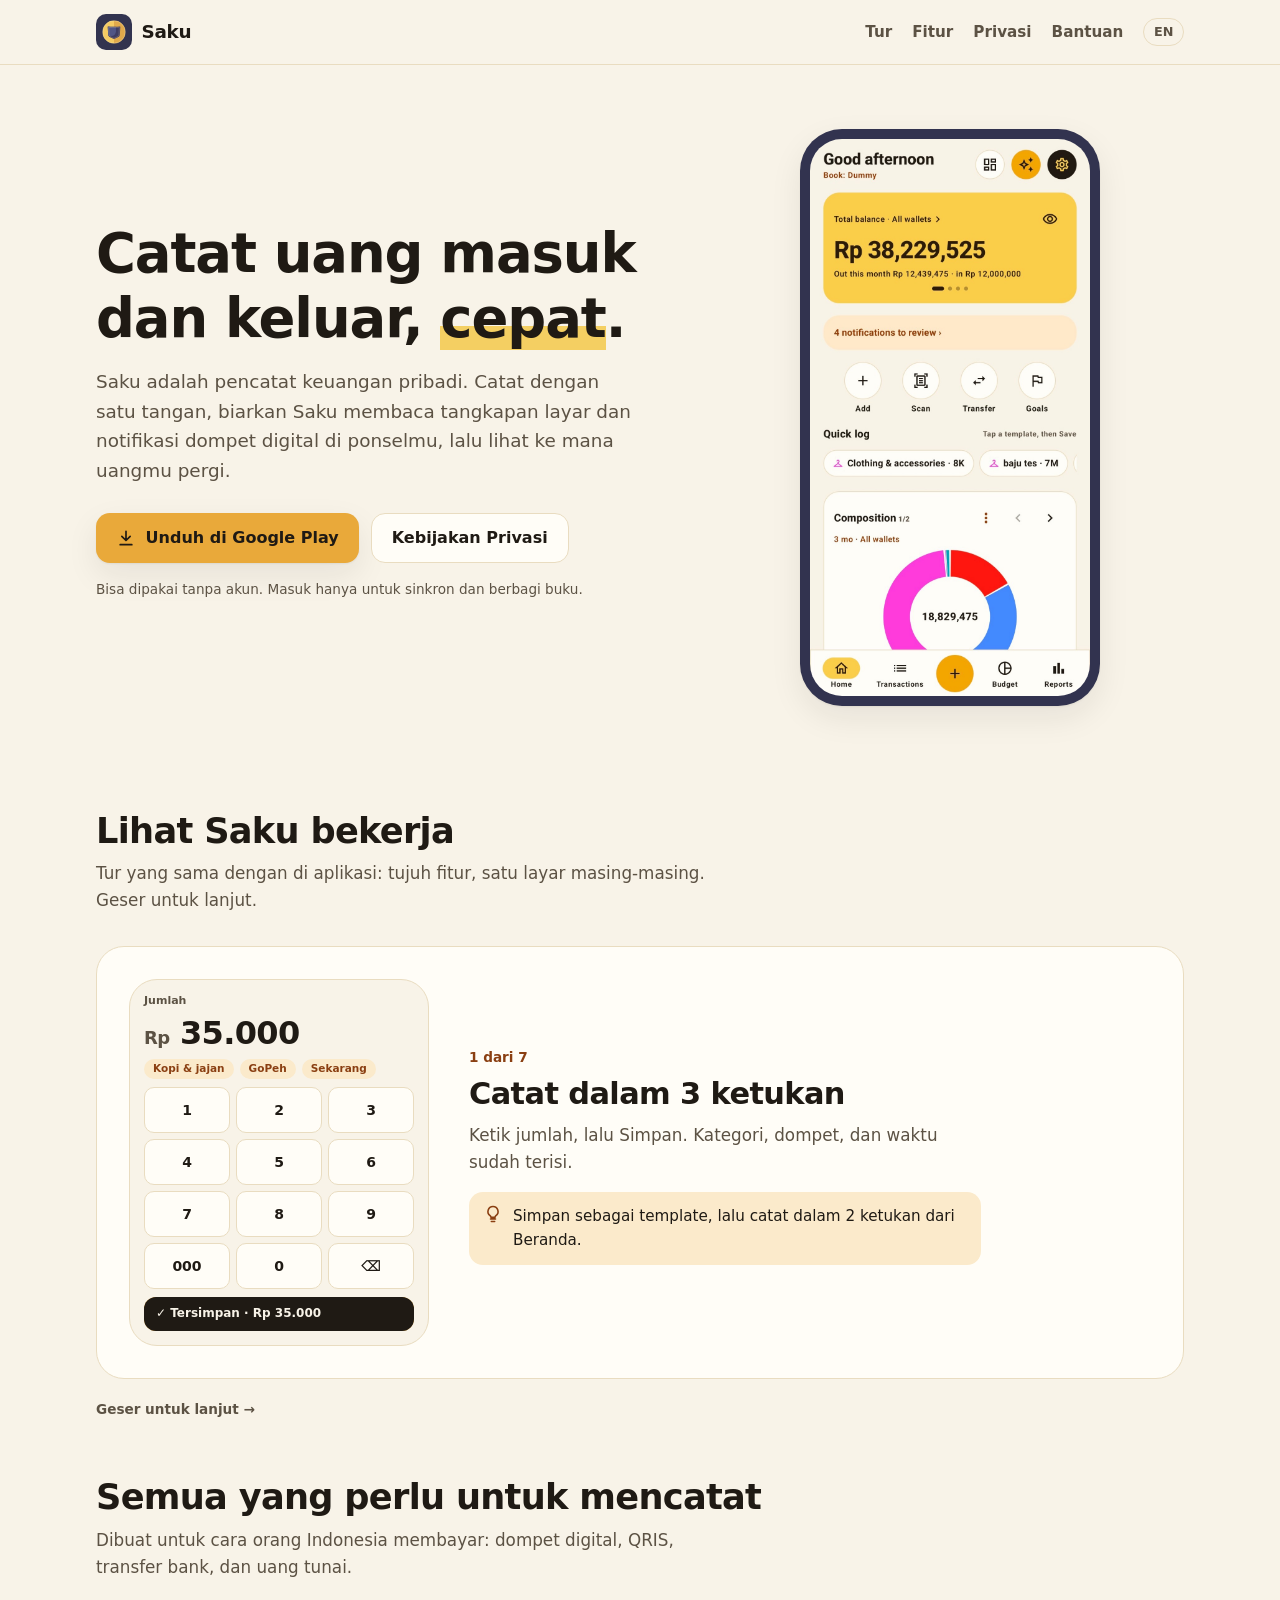
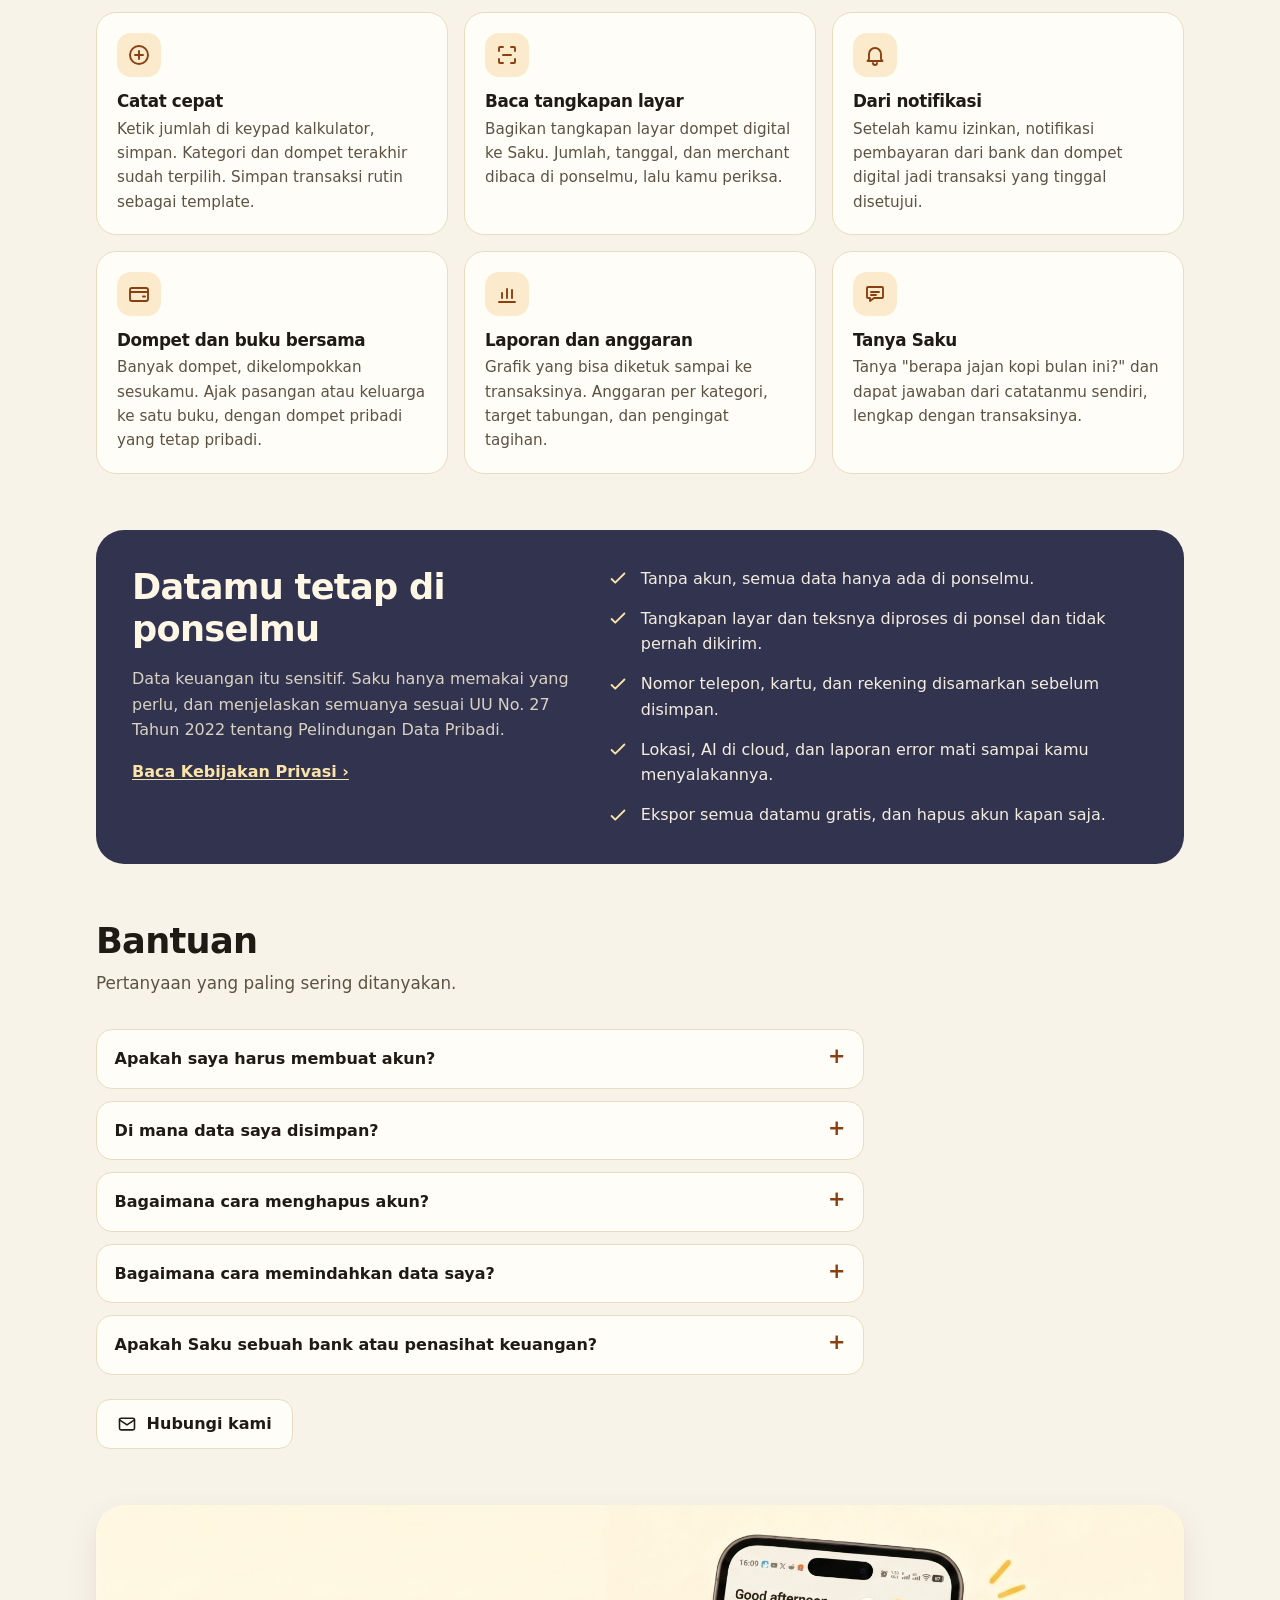
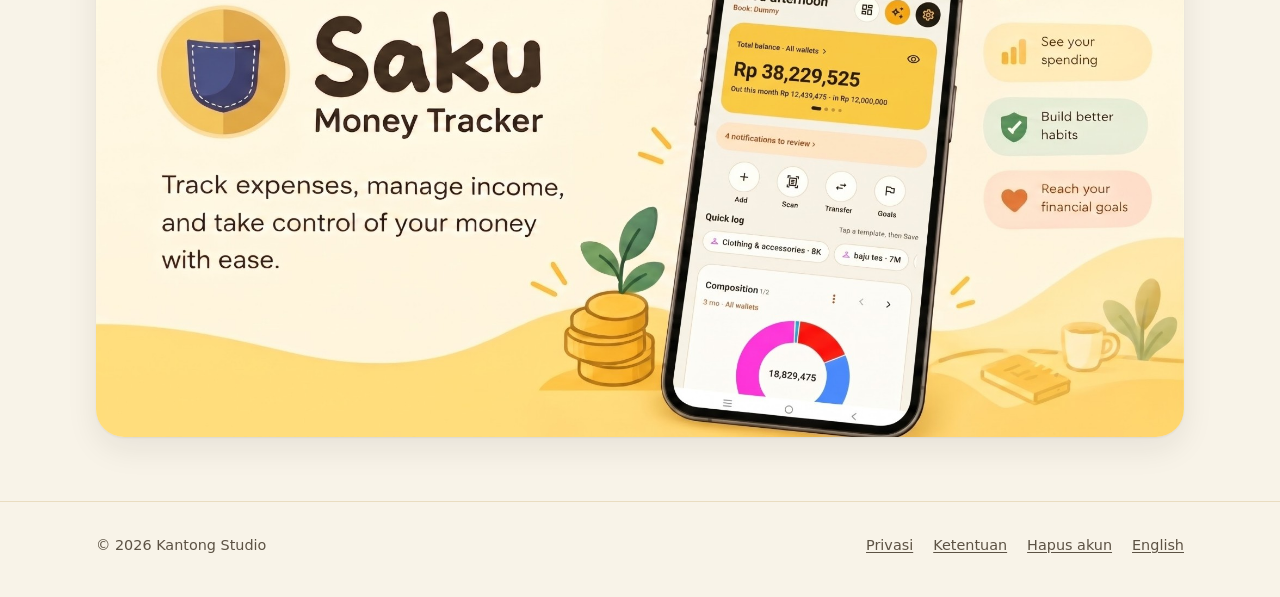
<file: landing_page/saku/index.html>
<!doctype html>
<!-- Classification: PUBLIC once reviewed; DRAFT until the owner approves (plan/29-website.md). -->
<html lang="id">
<head>
<meta charset="utf-8">
<meta name="viewport" content="width=device-width, initial-scale=1">
<title>Saku: catat uang, cepat</title>
<meta name="description" content="Saku adalah aplikasi pencatat keuangan: catat cepat, baca tangkapan layar dan notifikasi dompet digital di ponsel, laporan, anggaran, dan buku bersama.">
<meta name="color-scheme" content="light">
<meta name="theme-color" content="#F8F3E8">
<link rel="icon" href="logo.svg" type="image/svg+xml">
<link rel="alternate" hreflang="en" href="https://saku.kantongstudio.com/en">
<link rel="canonical" href="https://saku.kantongstudio.com/">
<link rel="stylesheet" href="site.css">
<meta property="og:type" content="website">
<meta property="og:site_name" content="Saku">
<meta property="og:title" content="Saku: catat uang, cepat">
<meta property="og:description" content="Saku adalah aplikasi pencatat keuangan: catat cepat, baca tangkapan layar dan notifikasi dompet digital di ponsel, laporan, anggaran, dan buku bersama.">
<meta property="og:url" content="https://saku.kantongstudio.com/">
<meta property="og:locale" content="id_ID">
<meta property="og:image" content="https://saku.kantongstudio.com/img/banner.jpg">
<meta property="og:image:width" content="2000">
<meta property="og:image:height" content="978">
<meta property="og:image:alt" content="Saku Money Tracker: catat pengeluaran, kelola pemasukan, dan kendalikan uangmu dengan mudah. Unduh di Google Play.">
<meta name="twitter:card" content="summary_large_image">
</head>
<body>
<a class="skip" href="#main">Langsung ke isi</a>
<header class="top">
  <div class="wrap">
    <a class="brand" href="/"><img src="logo.svg" alt="" width="36" height="36">Saku</a>
    <nav aria-label="Utama">
      <a class="hide-sm" href="#tur">Tur</a>
      <a class="hide-sm" href="#fitur">Fitur</a>
      <a class="hide-sm" href="#privasi">Privasi</a>
      <a href="#bantuan">Bantuan</a>
      <a class="lang" href="/en" hreflang="en" lang="en">EN</a>
    </nav>
  </div>
</header>

<main id="main">
<section class="hero">
  <div class="wrap">
    <div>
      <h1>Catat uang masuk dan keluar, <em>cepat</em>.</h1>
      <p class="lede">Saku adalah pencatat keuangan pribadi. Catat dengan satu tangan, biarkan Saku membaca tangkapan layar dan notifikasi dompet digital di ponselmu, lalu lihat ke mana uangmu pergi.</p>
      <div class="cta">
        <a class="btn btn-primary" href="https://play.google.com/store/apps/details?id=id.saku.app">
          <svg viewBox="0 0 24 24" fill="none" stroke="currentColor" stroke-width="2" stroke-linecap="round" stroke-linejoin="round" aria-hidden="true"><path d="M12 4v11M7 10l5 5 5-5M5 20h14"/></svg>
          Unduh di Google Play
        </a>
        <a class="btn btn-ghost" href="/privacy">Kebijakan Privasi</a>
      </div>
      <p class="fine">Bisa dipakai tanpa akun. Masuk hanya untuk sinkron dan berbagi buku.</p>
    </div>

    <div class="phone"><img src="img/screen-home.jpg" alt="Layar Beranda Saku: total saldo semua dompet, notifikasi untuk ditinjau, tombol Tambah, Scan, Transfer dan Tujuan, catat cepat, dan grafik komposisi pengeluaran" width="900" height="1790" fetchpriority="high"></div>
  </div>
</section>

<section class="block" id="tur">
  <div class="wrap">
    <h2>Lihat Saku bekerja</h2>
    <p class="sub">Tur yang sama dengan di aplikasi: tujuh fitur, satu layar masing-masing. Geser untuk lanjut.</p>
    <div class="tour">
    <div class="tour-track" tabindex="0" role="region" aria-roledescription="carousel" aria-label="Tur Saku" data-prev="Sebelumnya" data-next="Berikutnya">
      <article class="slide" aria-roledescription="slide" aria-label="1 dari 8">
        <div class="mini" aria-hidden="true"><span class="m-label">Jumlah</span><div class="m-amt"><span>Rp</span> 35.000</div><div class="m-chips"><span class="m-chip">Kopi &amp; jajan</span><span class="m-chip">GoPeh</span><span class="m-chip">Sekarang</span></div><div class="m-keys"><span>1</span><span>2</span><span class="k3">3</span><span>4</span><span class="k5">5</span><span>6</span><span>7</span><span>8</span><span>9</span><span class="k000">000</span><span>0</span><span>⌫</span></div><div class="m-btn">Simpan</div><div class="m-toast">✓ Tersimpan · Rp 35.000</div></div>
        <div class="slide-text"><span class="step">1 dari 7</span><h3>Catat dalam 3 ketukan</h3><p>Ketik jumlah, lalu Simpan. Kategori, dompet, dan waktu sudah terisi.</p><p class="tip"><svg viewBox="0 0 24 24" aria-hidden="true"><path d="M9 18h6M10 21h4M12 3a6 6 0 0 0-3.5 10.9c.6.5 1 1.2 1 2.1h5c0-.9.4-1.6 1-2.1A6 6 0 0 0 12 3z"/></svg><span>Simpan sebagai template, lalu catat dalam 2 ketukan dari Beranda.</span></p></div>
      </article>
      <article class="slide" aria-roledescription="slide" aria-label="2 dari 8">
        <div class="mini" aria-hidden="true"><div class="m-h">Hasil scan</div><div class="m-card m-shot"><i></i><p>Pembayaran Rp35.000 ke Kopi Kenanga berhasil.</p></div><div class="m-card"><div class="m-row a1"><span class="m-ic ok">✓</span><div>Kopi Kenanga<small>Kopi &amp; jajan · yakin 98%</small></div><span class="m-v out">−Rp 35.000</span></div><div class="m-row a2"><span class="m-ic ok">✓</span><div>Gozack<small>Transport · yakin 94%</small></div><span class="m-v out">−Rp 18.000</span></div></div><div class="m-space"></div><div class="m-btn">Simpan 2</div><div class="m-toast">✓ 2 transaksi tersimpan</div></div>
        <div class="slide-text"><span class="step">2 dari 7</span><h3>Scan struk dan tangkapan layar</h3><p>Tahan + untuk scan struk atau tangkapan layar e-wallet. Dibaca di ponselmu.</p><p class="tip"><svg viewBox="0 0 24 24" aria-hidden="true"><path d="M9 18h6M10 21h4M12 3a6 6 0 0 0-3.5 10.9c.6.5 1 1.2 1 2.1h5c0-.9.4-1.6 1-2.1A6 6 0 0 0 12 3z"/></svg><span>Pilih dari galeri, atau foto langsung dengan kamera.</span></p></div>
      </article>
      <article class="slide" aria-roledescription="slide" aria-label="3 dari 8">
        <div class="mini" aria-hidden="true"><div class="m-card m-notif"><span class="m-ic c-indigo">GP</span><div>GoPeh<p>Pembayaran QRIS Rp35.000 ke Kopi Kenanga berhasil.</p></div></div><div class="m-h">Notif perlu ditinjau</div><div class="m-card a3"><div class="m-top"><b>Kopi Kenanga</b><span class="m-chip">QRIS</span></div><p class="m-label">Pembayaran QRIS Rp35.000 ke Kopi Kenanga berhasil.</p><div class="m-chips"><span class="m-chip">GoPeh</span><span class="m-chip">Kopi &amp; jajan</span></div><p class="m-label">Catatan: Kopi Kenanga</p><div class="m-btns"><span>Abaikan</span><span>Ubah</span><span class="m-btn">Simpan</span></div></div><div class="m-space"></div><span class="m-label">Notifikasi promo dibuang di ponsel sebelum disimpan.</span></div>
        <div class="slide-text"><span class="step">3 dari 7</span><h3>Pembayaran QRIS disiapkan otomatis</h3><p>Bayar QRIS lewat dompet digital atau banking-mu, dan Saku menyiapkan catatannya. Tinjau, lalu Simpan. Teks disamarkan dan tetap di ponselmu.</p><p class="tip"><svg viewBox="0 0 24 24" aria-hidden="true"><path d="M9 18h6M10 21h4M12 3a6 6 0 0 0-3.5 10.9c.6.5 1 1.2 1 2.1h5c0-.9.4-1.6 1-2.1A6 6 0 0 0 12 3z"/></svg><span>Aktifkan di Pengaturan: Catat otomatis dari notifikasi pembayaran.</span></p></div>
      </article>
      <article class="slide" aria-roledescription="slide" aria-label="4 dari 8">
        <div class="mini" aria-hidden="true"><div class="m-hero"><small>Total saldo · Semua dompet</small><b>Rp 10.930.000</b></div><span class="m-section">Dompet A</span><div class="m-card"><div class="m-row"><span class="m-ic c-teal">GP</span><div>GoPeh<small>Dompet digital</small></div><span class="m-v ">Rp 1.250.000</span><span class="m-toggle"></span></div><div class="m-row dim"><span class="m-ic c-clay">OY</span><div>Oyoy<small>Tidak dihitung</small></div><span class="m-v ">Rp 1.550.000</span><span class="m-toggle"></span></div><div class="m-row"><span class="m-ic c-slate">BC</span><div>Bank Cuan<small>Bank</small></div><span class="m-v ">Rp 9.680.000</span><span class="m-toggle"></span></div></div><div class="m-space"></div><span class="m-label">Dompet yang dimatikan tidak ikut dihitung di Total saldo.</span></div>
        <div class="slide-text"><span class="step">4 dari 7</span><h3>Semua dompetmu</h3><p>Gabungkan banyak dompet. Matikan yang tidak mau dihitung, sembunyikan jumlah kapan saja.</p><p class="tip"><svg viewBox="0 0 24 24" aria-hidden="true"><path d="M9 18h6M10 21h4M12 3a6 6 0 0 0-3.5 10.9c.6.5 1 1.2 1 2.1h5c0-.9.4-1.6 1-2.1A6 6 0 0 0 12 3z"/></svg><span>Dompet bisa bersarang: GoPeh di dalam Dompet A.</span></p></div>
      </article>
      <article class="slide" aria-roledescription="slide" aria-label="5 dari 8">
        <div class="mini" aria-hidden="true"><div class="m-top"><span class="m-h">Laporan</span><span class="m-chip">Pengeluaran · 6 bulan</span></div><div class="m-card"><div class="m-bars"><i></i><i></i><i></i><i></i><i></i><i></i></div><div class="m-months"><span>Mei</span><span>Jun</span><span>Jul</span><span>Agu</span><span>Sep</span><span>Okt</span></div></div><span class="m-section">Okt · Ke mana uangmu pergi</span><div class="m-card a3"><div class="m-cat"><div><span>Makan</span><span class="m-v ">Rp 1.240.000</span></div><div class="m-meter"><i class="w100 "></i></div></div><div class="m-cat"><div><span>Transport</span><span class="m-v ">Rp 690.000</span></div><div class="m-meter"><i class="w55 "></i></div></div><div class="m-cat"><div><span>Belanja</span><span class="m-v ">Rp 540.000</span></div><div class="m-meter"><i class="w45 "></i></div></div></div></div>
        <div class="slide-text"><span class="step">5 dari 7</span><h3>Laporan yang bisa dibuka</h3><p>Ketuk batang atau irisan untuk melihat transaksi di baliknya.</p><p class="tip"><svg viewBox="0 0 24 24" aria-hidden="true"><path d="M9 18h6M10 21h4M12 3a6 6 0 0 0-3.5 10.9c.6.5 1 1.2 1 2.1h5c0-.9.4-1.6 1-2.1A6 6 0 0 0 12 3z"/></svg><span>Filter laporan diingat.</span></p></div>
      </article>
      <article class="slide" aria-roledescription="slide" aria-label="6 dari 8">
        <div class="mini" aria-hidden="true"><div class="m-tabs"><span class="on">Anggaran</span><span>Tujuan</span><span>Tagihan</span></div><div class="m-card"><div class="m-cat"><div><span>Makan</span><span class="m-v ">Rp 1,4 jt dari 2 jt</span></div><div class="m-meter"><i class="w72 "></i></div></div><div class="m-cat"><div><span>Transport</span><span class="m-v ">Rp 450 rb dari 1 jt</span></div><div class="m-meter"><i class="w45 "></i></div></div><div class="m-cat"><div><span>Hiburan</span><span class="m-v over">Rp 520 rb dari 500 rb</span></div><div class="m-meter"><i class="w100 over"></i></div></div></div><span class="m-section">Tujuan</span><div class="m-card a3"><div class="m-cat"><div><span>Liburan Bali</span><span class="m-v ">33%</span></div><div class="m-meter"><i class="w30 "></i></div></div></div></div>
        <div class="slide-text"><span class="step">6 dari 7</span><h3>Anggaran dan Tujuan</h3><p>Atur batas per kategori dan menabung untuk tujuan. Saku memberi tahu bila hampir habis.</p><p class="tip"><svg viewBox="0 0 24 24" aria-hidden="true"><path d="M9 18h6M10 21h4M12 3a6 6 0 0 0-3.5 10.9c.6.5 1 1.2 1 2.1h5c0-.9.4-1.6 1-2.1A6 6 0 0 0 12 3z"/></svg><span>Tagihan berulang ada di tab ketiga.</span></p></div>
      </article>
      <article class="slide" aria-roledescription="slide" aria-label="7 dari 8">
        <div class="mini" aria-hidden="true"><div class="m-h">Tanya Saku</div><div class="m-chips"><span class="m-chip">Cari di: Semua dompet · Okt</span></div><div class="m-q">Berapa jajan kopi bulan ini?</div><div class="m-card m-a a3"><span class="m-label">Kopi &amp; jajan · Oktober</span><b>Rp 412.000</b><span class="m-label">14 transaksi</span></div><div class="a3"><span class="m-label">Dipahami sebagai</span><div class="m-chips"><span class="m-chip">Kopi &amp; jajan</span><span class="m-chip">Okt 2026</span><span class="m-chip">Pengeluaran</span></div></div></div>
        <div class="slide-text"><span class="step">7 dari 7</span><h3>Tanya Saku</h3><p>Tanya apa saja tentang uangmu. Angka selalu dihitung dari datamu.</p><p class="tip"><svg viewBox="0 0 24 24" aria-hidden="true"><path d="M9 18h6M10 21h4M12 3a6 6 0 0 0-3.5 10.9c.6.5 1 1.2 1 2.1h5c0-.9.4-1.6 1-2.1A6 6 0 0 0 12 3z"/></svg><span>Batasi dompet dan periode sebelum bertanya.</span></p></div>
      </article>
      <article class="slide" aria-roledescription="slide" aria-label="8 dari 8">
        <div class="mini m-center" aria-hidden="true"><img class="m-logo" src="logo.svg" alt=""><div class="m-grid"><span class="icon"><svg viewBox="0 0 24 24"><circle cx="12" cy="12" r="9"/><path d="M12 8v8M8 12h8"/></svg></span><span class="icon"><svg viewBox="0 0 24 24"><path d="M4 8V5a1 1 0 0 1 1-1h3M16 4h3a1 1 0 0 1 1 1v3M20 16v3a1 1 0 0 1-1 1h-3M8 20H5a1 1 0 0 1-1-1v-3M8 12h8"/></svg></span><span class="icon"><svg viewBox="0 0 24 24"><path d="M6 16v-5a6 6 0 0 1 12 0v5l1.5 2h-15z"/><path d="M10 20a2 2 0 0 0 4 0"/></svg></span><span class="icon"><svg viewBox="0 0 24 24"><rect x="3" y="6" width="18" height="13" rx="2"/><path d="M3 10h18M16 14.5h2"/></svg></span><span class="icon"><svg viewBox="0 0 24 24"><path d="M4 20h16M7 16v-5M12 16V7M17 16v-8"/></svg></span><span class="icon"><svg viewBox="0 0 24 24"><path d="M5 5h14a1 1 0 0 1 1 1v9a1 1 0 0 1-1 1h-8l-4 3v-3H5a1 1 0 0 1-1-1V6a1 1 0 0 1 1-1z"/><path d="M8 10h8M8 13h5"/></svg></span></div></div>
        <div class="slide-text"><span class="step">Tur Saku</span><h3>Siap mencatat?</h3><p>Tur yang sama muncul sekali setelah kamu membuka Saku, dan bisa diputar lagi di Pengaturan › Dukungan › Tutorial.</p><a class="btn btn-primary" href="https://play.google.com/store/apps/details?id=id.saku.app">Unduh di Google Play</a></div>
      </article>
    </div>
    <p class="tour-hint">Geser untuk lanjut →</p>
    </div>
  </div>
</section>

<section class="block" id="fitur">
  <div class="wrap">
    <h2>Semua yang perlu untuk mencatat</h2>
    <p class="sub">Dibuat untuk cara orang Indonesia membayar: dompet digital, QRIS, transfer bank, dan uang tunai.</p>
    <div class="grid">
      <article class="feat">
        <div class="icon"><svg viewBox="0 0 24 24" aria-hidden="true"><circle cx="12" cy="12" r="9"/><path d="M12 8v8M8 12h8"/></svg></div>
        <h3>Catat cepat</h3>
        <p>Ketik jumlah di keypad kalkulator, simpan. Kategori dan dompet terakhir sudah terpilih. Simpan transaksi rutin sebagai template.</p>
      </article>
      <article class="feat">
        <div class="icon"><svg viewBox="0 0 24 24" aria-hidden="true"><path d="M4 8V5a1 1 0 0 1 1-1h3M16 4h3a1 1 0 0 1 1 1v3M20 16v3a1 1 0 0 1-1 1h-3M8 20H5a1 1 0 0 1-1-1v-3M8 12h8"/></svg></div>
        <h3>Baca tangkapan layar</h3>
        <p>Bagikan tangkapan layar dompet digital ke Saku. Jumlah, tanggal, dan merchant dibaca di ponselmu, lalu kamu periksa.</p>
      </article>
      <article class="feat">
        <div class="icon"><svg viewBox="0 0 24 24" aria-hidden="true"><path d="M6 16v-5a6 6 0 0 1 12 0v5l1.5 2h-15z"/><path d="M10 20a2 2 0 0 0 4 0"/></svg></div>
        <h3>Dari notifikasi</h3>
        <p>Setelah kamu izinkan, notifikasi pembayaran dari bank dan dompet digital jadi transaksi yang tinggal disetujui.</p>
      </article>
      <article class="feat">
        <div class="icon"><svg viewBox="0 0 24 24" aria-hidden="true"><rect x="3" y="6" width="18" height="13" rx="2"/><path d="M3 10h18M16 14.5h2"/></svg></div>
        <h3>Dompet dan buku bersama</h3>
        <p>Banyak dompet, dikelompokkan sesukamu. Ajak pasangan atau keluarga ke satu buku, dengan dompet pribadi yang tetap pribadi.</p>
      </article>
      <article class="feat">
        <div class="icon"><svg viewBox="0 0 24 24" aria-hidden="true"><path d="M4 20h16M7 16v-5M12 16V7M17 16v-8"/></svg></div>
        <h3>Laporan dan anggaran</h3>
        <p>Grafik yang bisa diketuk sampai ke transaksinya. Anggaran per kategori, target tabungan, dan pengingat tagihan.</p>
      </article>
      <article class="feat">
        <div class="icon"><svg viewBox="0 0 24 24" aria-hidden="true"><path d="M5 5h14a1 1 0 0 1 1 1v9a1 1 0 0 1-1 1h-8l-4 3v-3H5a1 1 0 0 1-1-1V6a1 1 0 0 1 1-1z"/><path d="M8 10h8M8 13h5"/></svg></div>
        <h3>Tanya Saku</h3>
        <p>Tanya "berapa jajan kopi bulan ini?" dan dapat jawaban dari catatanmu sendiri, lengkap dengan transaksinya.</p>
      </article>
    </div>
  </div>
</section>

<section class="block" id="privasi">
  <div class="wrap">
    <div class="privacy-band">
      <div>
        <h2>Datamu tetap di ponselmu</h2>
        <p>Data keuangan itu sensitif. Saku hanya memakai yang perlu, dan menjelaskan semuanya sesuai UU No. 27 Tahun 2022 tentang Pelindungan Data Pribadi.</p>
        <p><a href="/privacy">Baca Kebijakan Privasi ›</a></p>
      </div>
      <ul>
        <li><svg viewBox="0 0 24 24" aria-hidden="true"><path d="M5 12l4 4 10-10"/></svg><span>Tanpa akun, semua data hanya ada di ponselmu.</span></li>
        <li><svg viewBox="0 0 24 24" aria-hidden="true"><path d="M5 12l4 4 10-10"/></svg><span>Tangkapan layar dan teksnya diproses di ponsel dan tidak pernah dikirim.</span></li>
        <li><svg viewBox="0 0 24 24" aria-hidden="true"><path d="M5 12l4 4 10-10"/></svg><span>Nomor telepon, kartu, dan rekening disamarkan sebelum disimpan.</span></li>
        <li><svg viewBox="0 0 24 24" aria-hidden="true"><path d="M5 12l4 4 10-10"/></svg><span>Lokasi, AI di cloud, dan laporan error mati sampai kamu menyalakannya.</span></li>
        <li><svg viewBox="0 0 24 24" aria-hidden="true"><path d="M5 12l4 4 10-10"/></svg><span>Ekspor semua datamu gratis, dan hapus akun kapan saja.</span></li>
      </ul>
    </div>
  </div>
</section>

<section class="block" id="bantuan">
  <div class="wrap">
    <h2>Bantuan</h2>
    <p class="sub">Pertanyaan yang paling sering ditanyakan.</p>
    <div class="faq">
      <details>
        <summary>Apakah saya harus membuat akun?</summary>
        <p>Tidak. Tanpa akun, Saku bekerja penuh di ponselmu. Akun (Google atau kode email sekali pakai) hanya dibutuhkan untuk sinkron ke perangkat lain dan berbagi buku.</p>
      </details>
      <details>
        <summary>Di mana data saya disimpan?</summary>
        <p>Tanpa akun, hanya di ponsel. Setelah masuk, transaksi terstruktur disimpan di server kami di Singapura. Rinciannya ada di <a href="/privacy">Kebijakan Privasi</a>.</p>
      </details>
      <details>
        <summary>Bagaimana cara menghapus akun?</summary>
        <p>Di aplikasi: Pengaturan › Akun &amp; sinkron › Hapus akun. Tidak punya aplikasinya lagi? Ikuti langkah di <a href="/delete-account">Hapus akun</a>.</p>
      </details>
      <details>
        <summary>Bagaimana cara memindahkan data saya?</summary>
        <p>Pengaturan › Impor &amp; ekspor › Cadangan lengkap (JSON) atau CSV. Saku juga bisa mengimpor dari aplikasi keuangan lain.</p>
      </details>
      <details>
        <summary>Apakah Saku sebuah bank atau penasihat keuangan?</summary>
        <p>Bukan. Saku hanya mencatat. Saku tidak memindahkan uang dan tidak memberi saran investasi. Lihat <a href="/terms">Ketentuan Penggunaan</a>.</p>
      </details>
    </div>
    <div class="contact">
      <a class="btn btn-ghost" href="mailto:hellosaku.app@gmail.com">
        <svg viewBox="0 0 24 24" fill="none" stroke="currentColor" stroke-width="1.9" stroke-linecap="round" stroke-linejoin="round" aria-hidden="true"><rect x="3" y="5" width="18" height="14" rx="2"/><path d="M3 7l9 6 9-6"/></svg>
        Hubungi kami
      </a>
    </div>
  </div>
</section>

<section class="block">
  <div class="wrap">
    <a class="banner" href="https://play.google.com/store/apps/details?id=id.saku.app"><img src="img/banner.jpg" alt="Saku Money Tracker: catat pengeluaran, kelola pemasukan, dan kendalikan uangmu dengan mudah. Unduh di Google Play." width="2000" height="978" loading="lazy"></a>
  </div>
</section>
</main>

<footer class="foot">
  <div class="wrap">
    <span>© 2026 Kantong Studio</span>
    <nav aria-label="Dokumen">
      <a href="/privacy">Privasi</a>
      <a href="/terms">Ketentuan</a>
      <a href="/delete-account">Hapus akun</a>
      <a href="/en" hreflang="en" lang="en">English</a>
    </nav>
  </div>
</footer>
</body>
</html>
</file>
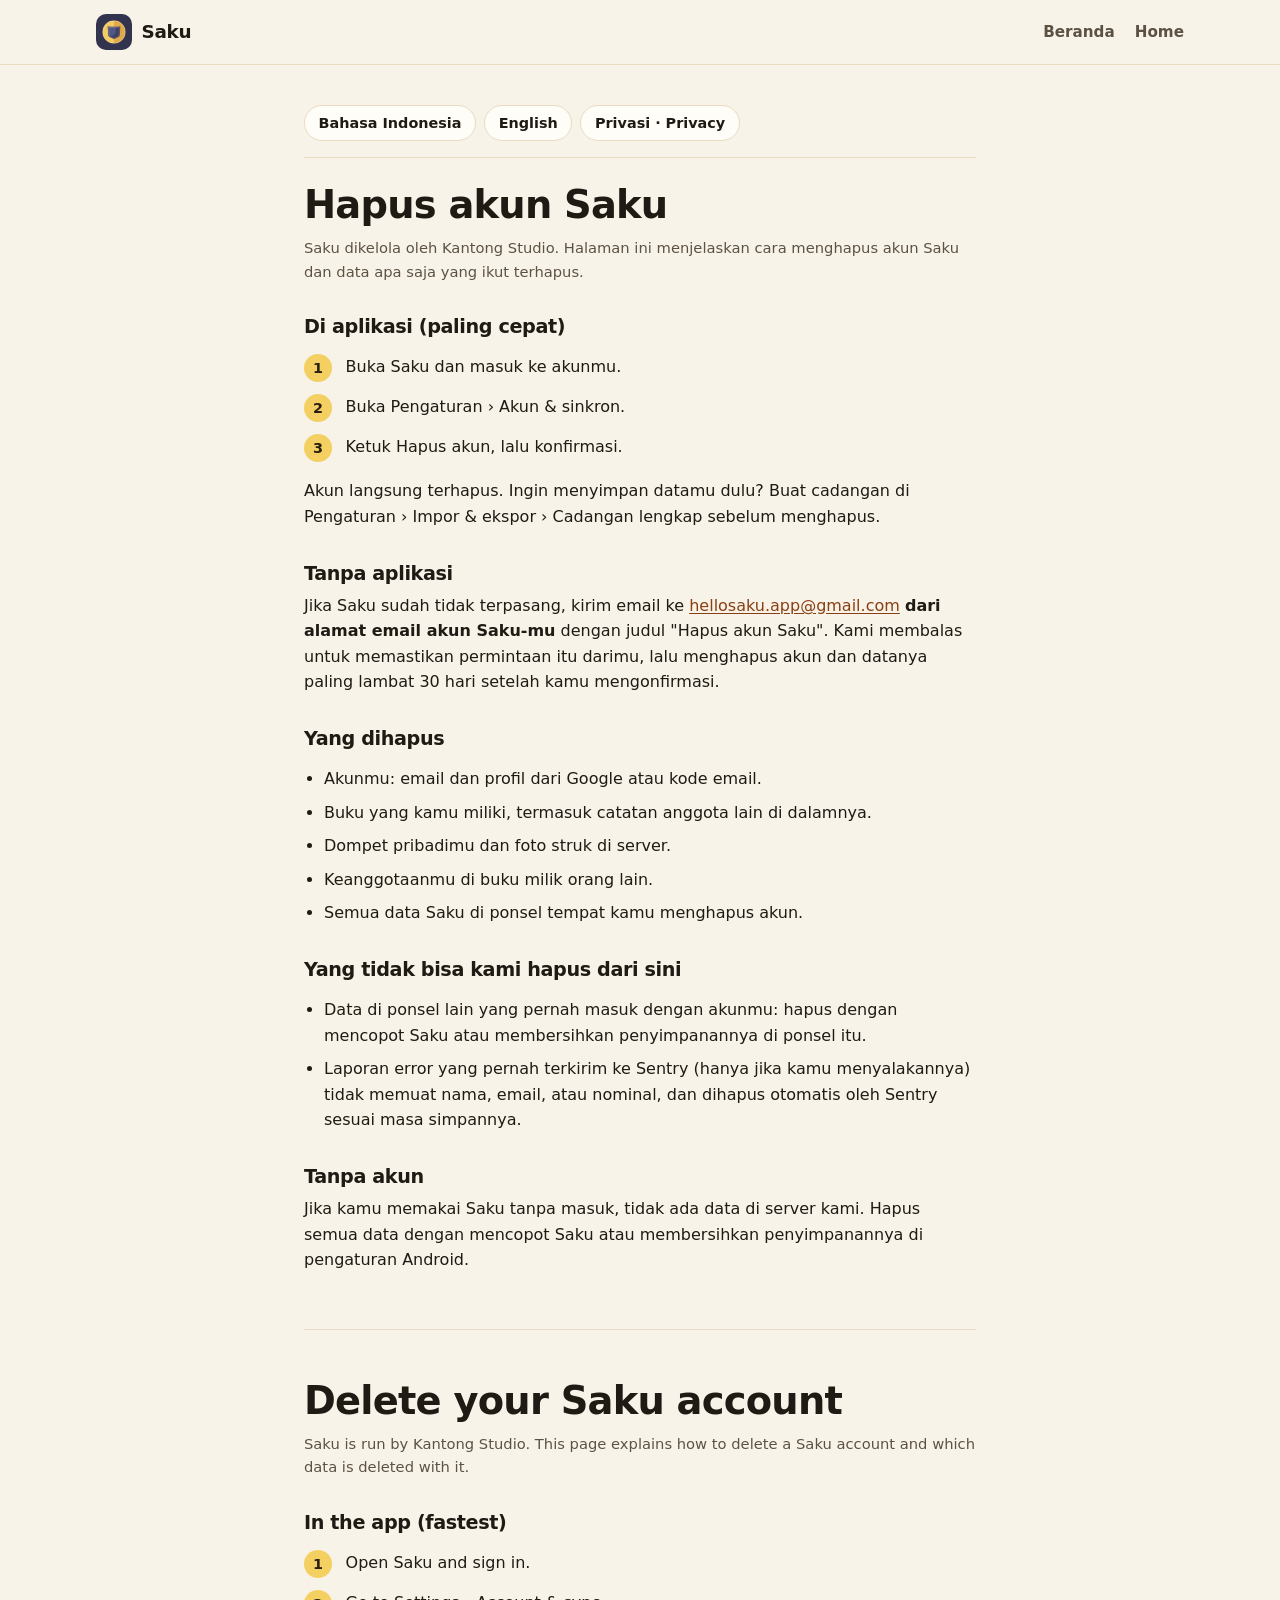
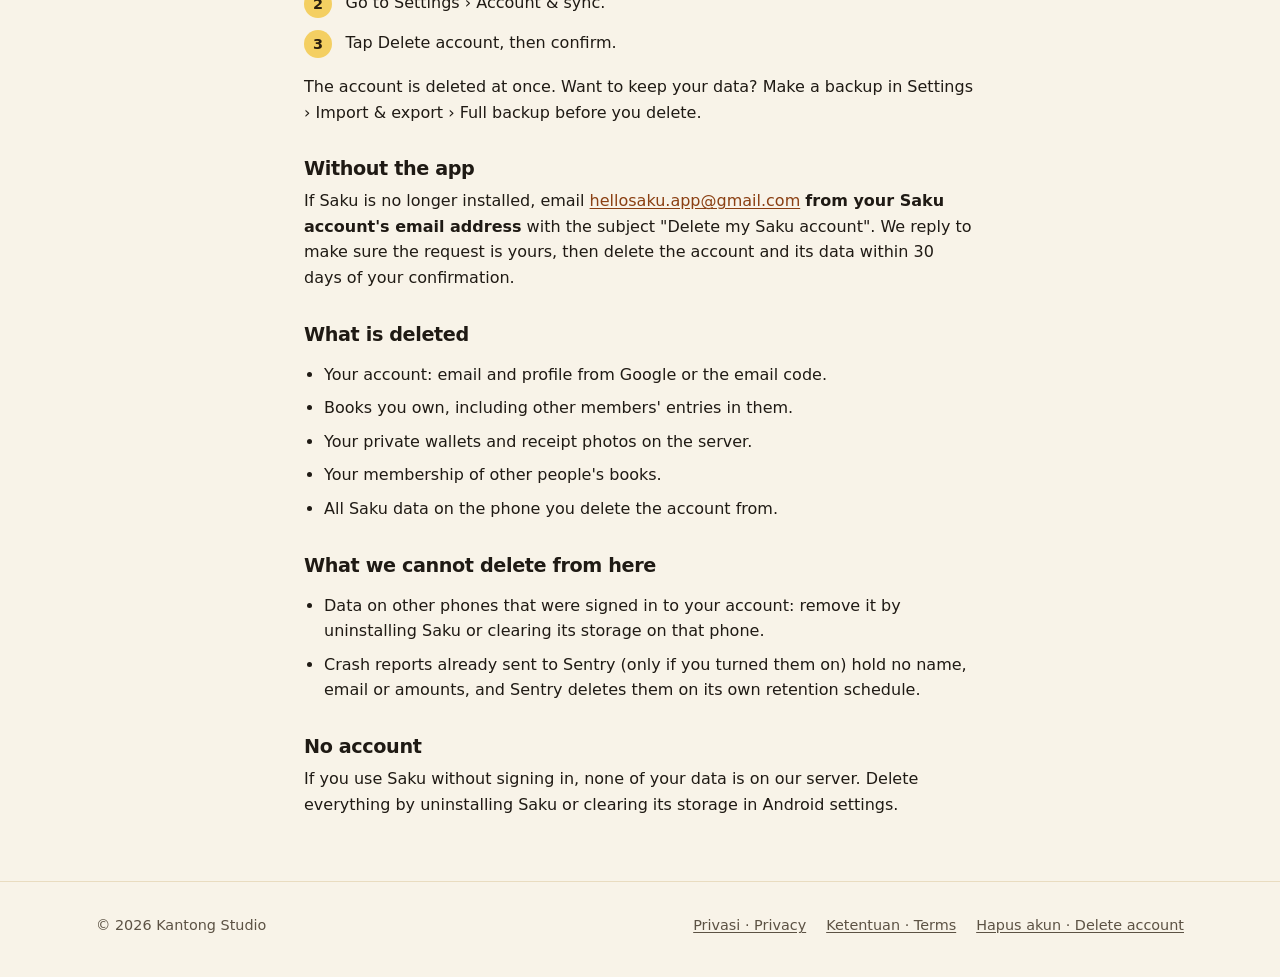
<file: landing_page/saku/delete-account.html>
<!doctype html>
<!-- Classification: PUBLIC once reviewed; DRAFT until Legal has read it. Play Console › Data safety › Delete account URL. What is deleted follows privacy.html § Hakmu / Your rights and plan/09-security.md. -->
<!-- ASSUMPTION: the 30-day window for email requests and the email-from-the-account check are not decided yet (plan/29-website.md, open question 2). -->
<html lang="id">
<head>
<meta charset="utf-8">
<meta name="viewport" content="width=device-width, initial-scale=1">
<title>Saku: Hapus akun · Delete account</title>
<meta name="description" content="Cara menghapus akun Saku dan datanya, dengan atau tanpa aplikasi. How to delete your Saku account and its data, with or without the app.">
<meta name="color-scheme" content="light">
<link rel="icon" href="logo.svg" type="image/svg+xml">
<link rel="canonical" href="https://saku.kantongstudio.com/delete-account">
<link rel="stylesheet" href="site.css">
</head>
<body>
<a class="skip" href="#main">Langsung ke isi · Skip to content</a>
<header class="top">
  <div class="wrap">
    <a class="brand" href="/"><img src="logo.svg" alt="" width="36" height="36">Saku</a>
    <nav aria-label="Utama · Main">
      <a class="hide-sm" href="/">Beranda</a>
      <a href="/en" hreflang="en" lang="en">Home</a>
    </nav>
  </div>
</header>
<main class="doc" id="main">
<nav class="tabs" aria-label="Bahasa · Language"><a href="#id">Bahasa Indonesia</a><a href="#en">English</a><a href="/privacy">Privasi · Privacy</a></nav>

<section id="id" lang="id">
<h1>Hapus akun Saku</h1>
<p class="muted">Saku dikelola oleh Kantong Studio. Halaman ini menjelaskan cara menghapus akun Saku dan data apa saja yang ikut terhapus.</p>

<h2>Di aplikasi (paling cepat)</h2>
<ol class="steps">
<li>Buka Saku dan masuk ke akunmu.</li>
<li>Buka Pengaturan › Akun &amp; sinkron.</li>
<li>Ketuk Hapus akun, lalu konfirmasi.</li>
</ol>
<p>Akun langsung terhapus. Ingin menyimpan datamu dulu? Buat cadangan di Pengaturan › Impor &amp; ekspor › Cadangan lengkap sebelum menghapus.</p>

<h2>Tanpa aplikasi</h2>
<p>Jika Saku sudah tidak terpasang, kirim email ke <a href="mailto:hellosaku.app@gmail.com?subject=Hapus%20akun%20Saku">hellosaku.app@gmail.com</a> <b>dari alamat email akun Saku-mu</b> dengan judul "Hapus akun Saku". Kami membalas untuk memastikan permintaan itu darimu, lalu menghapus akun dan datanya paling lambat 30 hari setelah kamu mengonfirmasi.</p>

<h2>Yang dihapus</h2>
<ul>
<li>Akunmu: email dan profil dari Google atau kode email.</li>
<li>Buku yang kamu miliki, termasuk catatan anggota lain di dalamnya.</li>
<li>Dompet pribadimu dan foto struk di server.</li>
<li>Keanggotaanmu di buku milik orang lain.</li>
<li>Semua data Saku di ponsel tempat kamu menghapus akun.</li>
</ul>

<h2>Yang tidak bisa kami hapus dari sini</h2>
<ul>
<li>Data di ponsel lain yang pernah masuk dengan akunmu: hapus dengan mencopot Saku atau membersihkan penyimpanannya di ponsel itu.</li>
<li>Laporan error yang pernah terkirim ke Sentry (hanya jika kamu menyalakannya) tidak memuat nama, email, atau nominal, dan dihapus otomatis oleh Sentry sesuai masa simpannya.</li>
</ul>

<h2>Tanpa akun</h2>
<p>Jika kamu memakai Saku tanpa masuk, tidak ada data di server kami. Hapus semua data dengan mencopot Saku atau membersihkan penyimpanannya di pengaturan Android.</p>
</section>

<section id="en" lang="en">
<h1>Delete your Saku account</h1>
<p class="muted">Saku is run by Kantong Studio. This page explains how to delete a Saku account and which data is deleted with it.</p>

<h2>In the app (fastest)</h2>
<ol class="steps">
<li>Open Saku and sign in.</li>
<li>Go to Settings › Account &amp; sync.</li>
<li>Tap Delete account, then confirm.</li>
</ol>
<p>The account is deleted at once. Want to keep your data? Make a backup in Settings › Import &amp; export › Full backup before you delete.</p>

<h2>Without the app</h2>
<p>If Saku is no longer installed, email <a href="mailto:hellosaku.app@gmail.com?subject=Delete%20my%20Saku%20account">hellosaku.app@gmail.com</a> <b>from your Saku account's email address</b> with the subject "Delete my Saku account". We reply to make sure the request is yours, then delete the account and its data within 30 days of your confirmation.</p>

<h2>What is deleted</h2>
<ul>
<li>Your account: email and profile from Google or the email code.</li>
<li>Books you own, including other members' entries in them.</li>
<li>Your private wallets and receipt photos on the server.</li>
<li>Your membership of other people's books.</li>
<li>All Saku data on the phone you delete the account from.</li>
</ul>

<h2>What we cannot delete from here</h2>
<ul>
<li>Data on other phones that were signed in to your account: remove it by uninstalling Saku or clearing its storage on that phone.</li>
<li>Crash reports already sent to Sentry (only if you turned them on) hold no name, email or amounts, and Sentry deletes them on its own retention schedule.</li>
</ul>

<h2>No account</h2>
<p>If you use Saku without signing in, none of your data is on our server. Delete everything by uninstalling Saku or clearing its storage in Android settings.</p>
</section>
</main>

<footer class="foot">
  <div class="wrap">
    <span>© 2026 Kantong Studio</span>
    <nav aria-label="Dokumen · Documents">
      <a href="/privacy">Privasi · Privacy</a>
      <a href="/terms">Ketentuan · Terms</a>
      <a href="/delete-account">Hapus akun · Delete account</a>
    </nav>
  </div>
</footer>
</body>
</html>
</file>
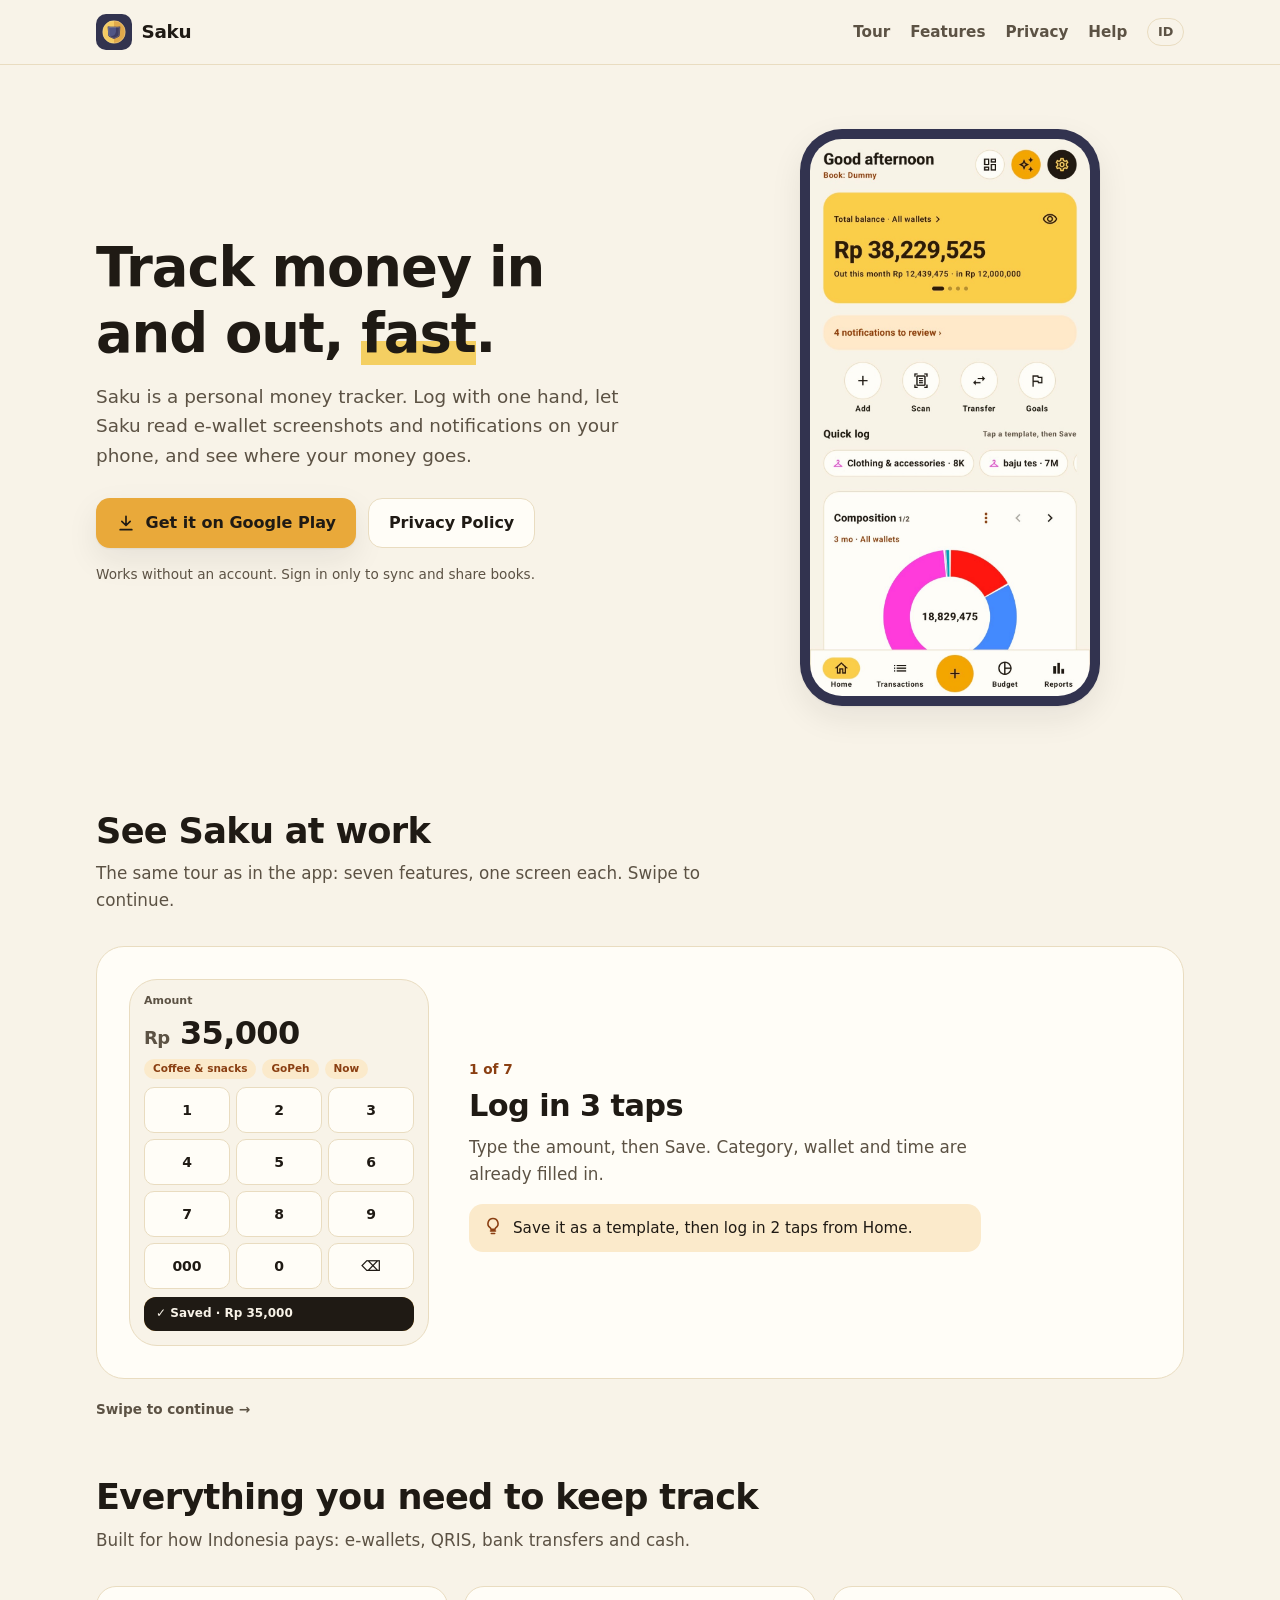
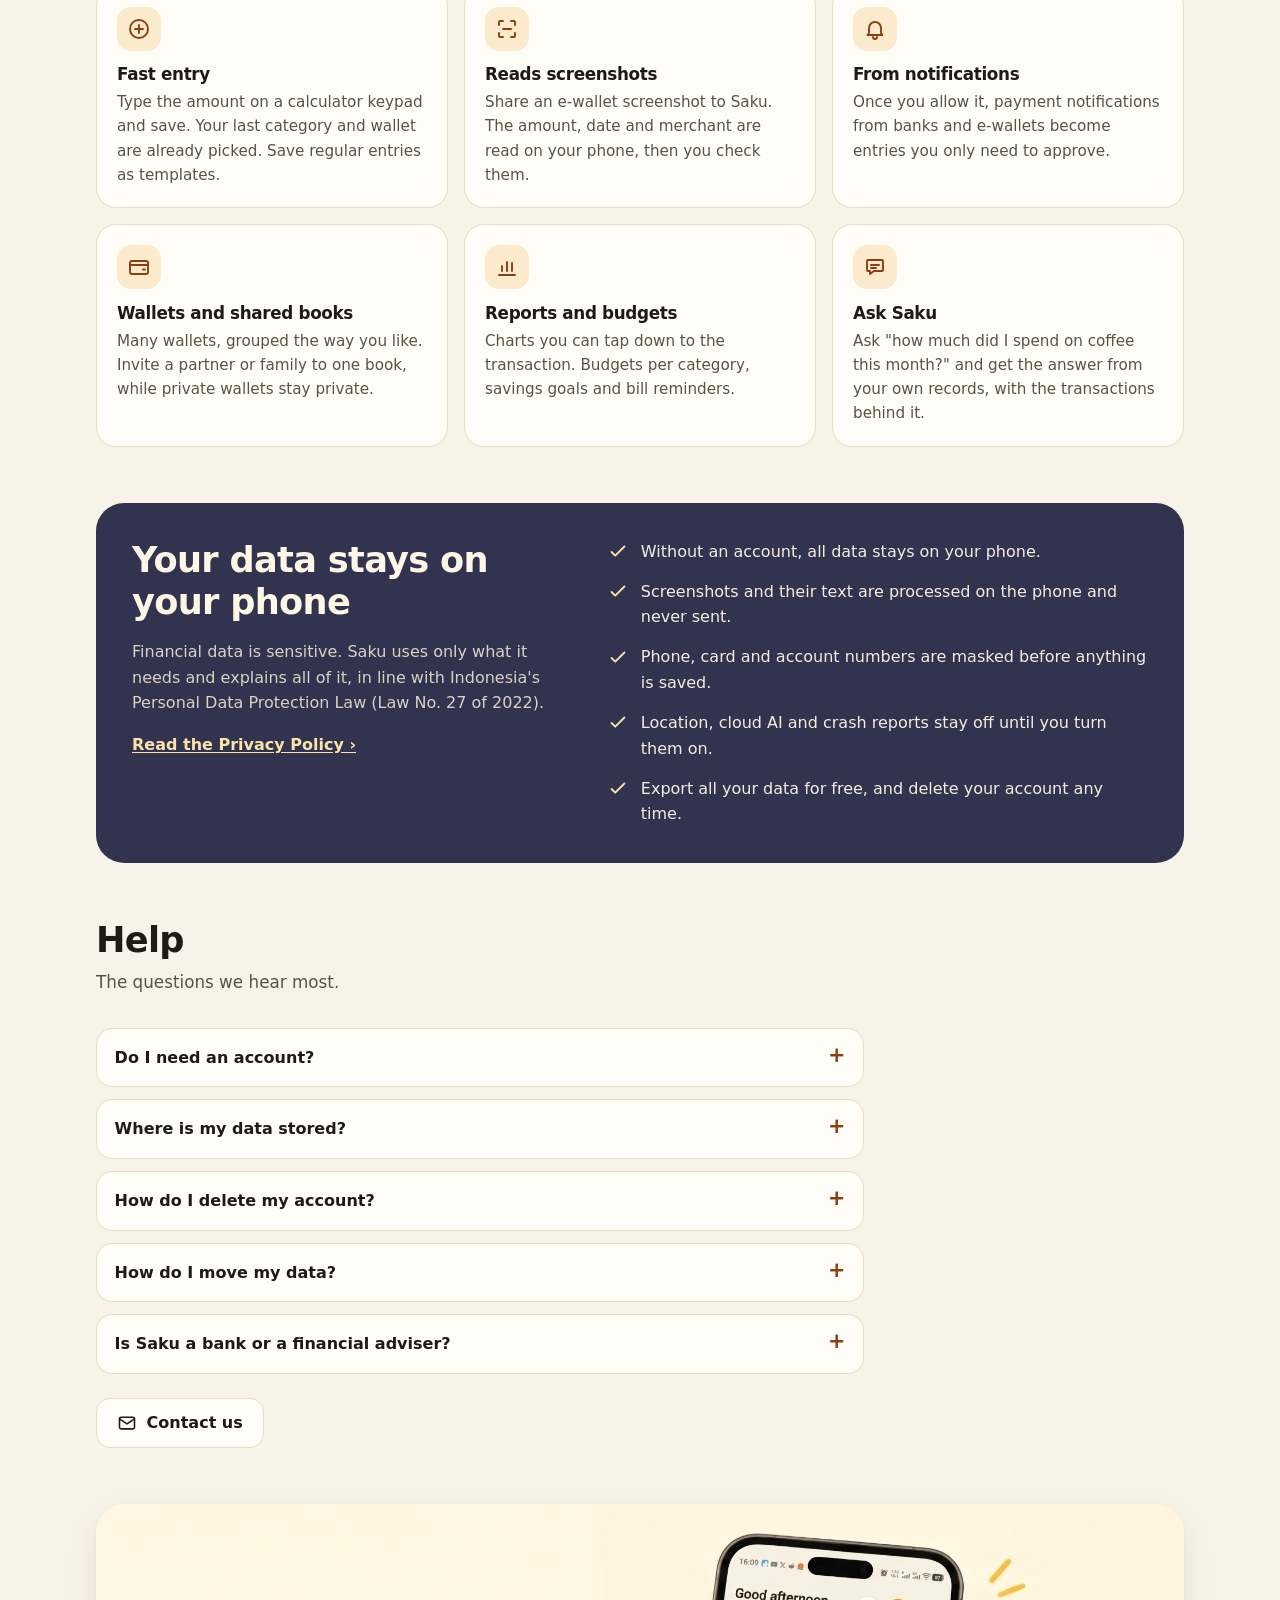
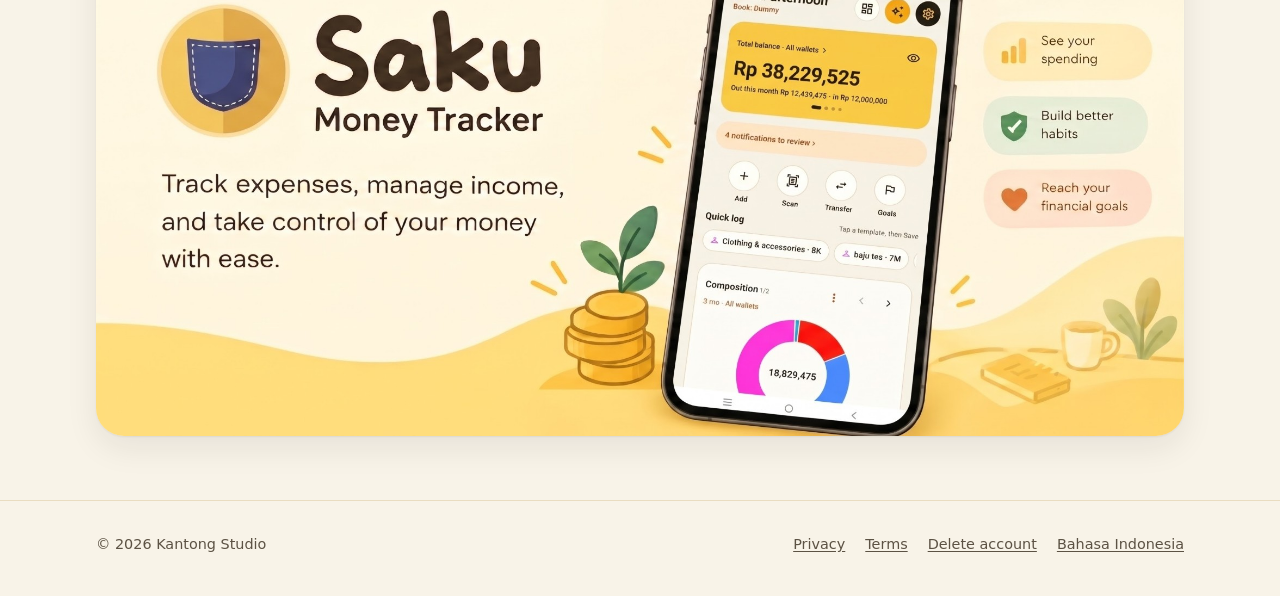
<file: landing_page/saku/en.html>
<!doctype html>
<!-- Classification: PUBLIC once reviewed; DRAFT until the owner approves (plan/29-website.md). English twin of index.html: keep both in step. -->
<html lang="en">
<head>
<meta charset="utf-8">
<meta name="viewport" content="width=device-width, initial-scale=1">
<title>Saku: track your money, fast</title>
<meta name="description" content="Saku is a money tracker: fast entry, reads e-wallet screenshots and notifications on your phone, reports, budgets and shared books.">
<meta name="color-scheme" content="light">
<meta name="theme-color" content="#F8F3E8">
<link rel="icon" href="logo.svg" type="image/svg+xml">
<link rel="alternate" hreflang="id" href="https://saku.kantongstudio.com/">
<link rel="canonical" href="https://saku.kantongstudio.com/en">
<link rel="stylesheet" href="site.css">
<meta property="og:type" content="website">
<meta property="og:site_name" content="Saku">
<meta property="og:title" content="Saku: track your money, fast">
<meta property="og:description" content="Saku is a money tracker: fast entry, reads e-wallet screenshots and notifications on your phone, reports, budgets and shared books.">
<meta property="og:url" content="https://saku.kantongstudio.com/en">
<meta property="og:locale" content="en_US">
<meta property="og:image" content="https://saku.kantongstudio.com/img/banner.jpg">
<meta property="og:image:width" content="2000">
<meta property="og:image:height" content="978">
<meta property="og:image:alt" content="Saku Money Tracker: track expenses, manage income, and take control of your money with ease. Get it on Google Play.">
<meta name="twitter:card" content="summary_large_image">
</head>
<body>
<a class="skip" href="#main">Skip to content</a>
<header class="top">
  <div class="wrap">
    <a class="brand" href="/en"><img src="logo.svg" alt="" width="36" height="36">Saku</a>
    <nav aria-label="Main">
      <a class="hide-sm" href="#tour">Tour</a>
      <a class="hide-sm" href="#features">Features</a>
      <a class="hide-sm" href="#privacy">Privacy</a>
      <a href="#help">Help</a>
      <a class="lang" href="/" hreflang="id" lang="id">ID</a>
    </nav>
  </div>
</header>

<main id="main">
<section class="hero">
  <div class="wrap">
    <div>
      <h1>Track money in and out, <em>fast</em>.</h1>
      <p class="lede">Saku is a personal money tracker. Log with one hand, let Saku read e-wallet screenshots and notifications on your phone, and see where your money goes.</p>
      <div class="cta">
        <a class="btn btn-primary" href="https://play.google.com/store/apps/details?id=id.saku.app">
          <svg viewBox="0 0 24 24" fill="none" stroke="currentColor" stroke-width="2" stroke-linecap="round" stroke-linejoin="round" aria-hidden="true"><path d="M12 4v11M7 10l5 5 5-5M5 20h14"/></svg>
          Get it on Google Play
        </a>
        <a class="btn btn-ghost" href="/privacy#en">Privacy Policy</a>
      </div>
      <p class="fine">Works without an account. Sign in only to sync and share books.</p>
    </div>

    <div class="phone"><img src="img/screen-home.jpg" alt="Saku home screen: total balance across wallets, notifications to review, Add, Scan, Transfer and Goals buttons, quick log, and a spending composition chart" width="900" height="1790" fetchpriority="high"></div>
  </div>
</section>

<section class="block" id="tour">
  <div class="wrap">
    <h2>See Saku at work</h2>
    <p class="sub">The same tour as in the app: seven features, one screen each. Swipe to continue.</p>
    <div class="tour">
    <div class="tour-track" tabindex="0" role="region" aria-roledescription="carousel" aria-label="Saku tour" data-prev="Previous" data-next="Next">
      <article class="slide" aria-roledescription="slide" aria-label="1 of 8">
        <div class="mini" aria-hidden="true"><span class="m-label">Amount</span><div class="m-amt"><span>Rp</span> 35,000</div><div class="m-chips"><span class="m-chip">Coffee &amp; snacks</span><span class="m-chip">GoPeh</span><span class="m-chip">Now</span></div><div class="m-keys"><span>1</span><span>2</span><span class="k3">3</span><span>4</span><span class="k5">5</span><span>6</span><span>7</span><span>8</span><span>9</span><span class="k000">000</span><span>0</span><span>⌫</span></div><div class="m-btn">Save</div><div class="m-toast">✓ Saved · Rp 35,000</div></div>
        <div class="slide-text"><span class="step">1 of 7</span><h3>Log in 3 taps</h3><p>Type the amount, then Save. Category, wallet and time are already filled in.</p><p class="tip"><svg viewBox="0 0 24 24" aria-hidden="true"><path d="M9 18h6M10 21h4M12 3a6 6 0 0 0-3.5 10.9c.6.5 1 1.2 1 2.1h5c0-.9.4-1.6 1-2.1A6 6 0 0 0 12 3z"/></svg><span>Save it as a template, then log in 2 taps from Home.</span></p></div>
      </article>
      <article class="slide" aria-roledescription="slide" aria-label="2 of 8">
        <div class="mini" aria-hidden="true"><div class="m-h">Scan result</div><div class="m-card m-shot"><i></i><p>Payment of Rp35,000 to Kopi Kenanga succeeded.</p></div><div class="m-card"><div class="m-row a1"><span class="m-ic ok">✓</span><div>Kopi Kenanga<small>Coffee &amp; snacks · sure 98%</small></div><span class="m-v out">−Rp 35,000</span></div><div class="m-row a2"><span class="m-ic ok">✓</span><div>Gozack<small>Transport · sure 94%</small></div><span class="m-v out">−Rp 18,000</span></div></div><div class="m-space"></div><div class="m-btn">Save 2</div><div class="m-toast">✓ 2 entries saved</div></div>
        <div class="slide-text"><span class="step">2 of 7</span><h3>Scan receipts and screenshots</h3><p>Hold + to scan a receipt or an e-wallet screenshot. It is read on your phone.</p><p class="tip"><svg viewBox="0 0 24 24" aria-hidden="true"><path d="M9 18h6M10 21h4M12 3a6 6 0 0 0-3.5 10.9c.6.5 1 1.2 1 2.1h5c0-.9.4-1.6 1-2.1A6 6 0 0 0 12 3z"/></svg><span>Pick from the gallery, or shoot with the camera.</span></p></div>
      </article>
      <article class="slide" aria-roledescription="slide" aria-label="3 of 8">
        <div class="mini" aria-hidden="true"><div class="m-card m-notif"><span class="m-ic c-indigo">GP</span><div>GoPeh<p>QRIS payment of Rp35,000 to Kopi Kenanga succeeded.</p></div></div><div class="m-h">Notifications to review</div><div class="m-card a3"><div class="m-top"><b>Kopi Kenanga</b><span class="m-chip">QRIS</span></div><p class="m-label">QRIS payment of Rp35,000 to Kopi Kenanga succeeded.</p><div class="m-chips"><span class="m-chip">GoPeh</span><span class="m-chip">Coffee &amp; snacks</span></div><p class="m-label">Note: Kopi Kenanga</p><div class="m-btns"><span>Ignore</span><span>Edit</span><span class="m-btn">Save</span></div></div><div class="m-space"></div><span class="m-label">Promo notifications are dropped on the phone before anything is saved.</span></div>
        <div class="slide-text"><span class="step">3 of 7</span><h3>QRIS payments, drafted for you</h3><p>Pay with QRIS from an e-wallet or your bank and Saku drafts the entry. Review it, then Save. The text is masked and stays on your phone.</p><p class="tip"><svg viewBox="0 0 24 24" aria-hidden="true"><path d="M9 18h6M10 21h4M12 3a6 6 0 0 0-3.5 10.9c.6.5 1 1.2 1 2.1h5c0-.9.4-1.6 1-2.1A6 6 0 0 0 12 3z"/></svg><span>Switch it on in Settings: Auto-log from payment notifications.</span></p></div>
      </article>
      <article class="slide" aria-roledescription="slide" aria-label="4 of 8">
        <div class="mini" aria-hidden="true"><div class="m-hero"><small>Total balance · All wallets</small><b>Rp 10,930,000</b></div><span class="m-section">Wallet A</span><div class="m-card"><div class="m-row"><span class="m-ic c-teal">GP</span><div>GoPeh<small>E-wallet</small></div><span class="m-v ">Rp 1,250,000</span><span class="m-toggle"></span></div><div class="m-row dim"><span class="m-ic c-clay">OY</span><div>Oyoy<small>Not counted</small></div><span class="m-v ">Rp 1,550,000</span><span class="m-toggle"></span></div><div class="m-row"><span class="m-ic c-slate">BC</span><div>Bank Cuan<small>Bank</small></div><span class="m-v ">Rp 9,680,000</span><span class="m-toggle"></span></div></div><div class="m-space"></div><span class="m-label">Wallets you switch off are left out of the total.</span></div>
        <div class="slide-text"><span class="step">4 of 7</span><h3>All your wallets</h3><p>Bring many wallets together. Switch off the ones you don't want counted, hide amounts any time.</p><p class="tip"><svg viewBox="0 0 24 24" aria-hidden="true"><path d="M9 18h6M10 21h4M12 3a6 6 0 0 0-3.5 10.9c.6.5 1 1.2 1 2.1h5c0-.9.4-1.6 1-2.1A6 6 0 0 0 12 3z"/></svg><span>Wallets can nest: GoPeh inside Wallet A.</span></p></div>
      </article>
      <article class="slide" aria-roledescription="slide" aria-label="5 of 8">
        <div class="mini" aria-hidden="true"><div class="m-top"><span class="m-h">Reports</span><span class="m-chip">Spending · 6 months</span></div><div class="m-card"><div class="m-bars"><i></i><i></i><i></i><i></i><i></i><i></i></div><div class="m-months"><span>May</span><span>Jun</span><span>Jul</span><span>Aug</span><span>Sep</span><span>Oct</span></div></div><span class="m-section">Oct · Where your money went</span><div class="m-card a3"><div class="m-cat"><div><span>Food</span><span class="m-v ">Rp 1,240,000</span></div><div class="m-meter"><i class="w100 "></i></div></div><div class="m-cat"><div><span>Transport</span><span class="m-v ">Rp 690,000</span></div><div class="m-meter"><i class="w55 "></i></div></div><div class="m-cat"><div><span>Shopping</span><span class="m-v ">Rp 540,000</span></div><div class="m-meter"><i class="w45 "></i></div></div></div></div>
        <div class="slide-text"><span class="step">5 of 7</span><h3>Reports you can open</h3><p>Tap a bar or a slice to see the transactions behind it.</p><p class="tip"><svg viewBox="0 0 24 24" aria-hidden="true"><path d="M9 18h6M10 21h4M12 3a6 6 0 0 0-3.5 10.9c.6.5 1 1.2 1 2.1h5c0-.9.4-1.6 1-2.1A6 6 0 0 0 12 3z"/></svg><span>Your report filter is remembered.</span></p></div>
      </article>
      <article class="slide" aria-roledescription="slide" aria-label="6 of 8">
        <div class="mini" aria-hidden="true"><div class="m-tabs"><span class="on">Budgets</span><span>Goals</span><span>Bills</span></div><div class="m-card"><div class="m-cat"><div><span>Food</span><span class="m-v ">Rp 1.4M of 2M</span></div><div class="m-meter"><i class="w72 "></i></div></div><div class="m-cat"><div><span>Transport</span><span class="m-v ">Rp 450K of 1M</span></div><div class="m-meter"><i class="w45 "></i></div></div><div class="m-cat"><div><span>Fun</span><span class="m-v over">Rp 520K of 500K</span></div><div class="m-meter"><i class="w100 over"></i></div></div></div><span class="m-section">Goals</span><div class="m-card a3"><div class="m-cat"><div><span>Bali trip</span><span class="m-v ">33%</span></div><div class="m-meter"><i class="w30 "></i></div></div></div></div>
        <div class="slide-text"><span class="step">6 of 7</span><h3>Budgets and goals</h3><p>Set a limit per category and save towards a goal. Saku warns you when one is nearly used up.</p><p class="tip"><svg viewBox="0 0 24 24" aria-hidden="true"><path d="M9 18h6M10 21h4M12 3a6 6 0 0 0-3.5 10.9c.6.5 1 1.2 1 2.1h5c0-.9.4-1.6 1-2.1A6 6 0 0 0 12 3z"/></svg><span>Recurring bills are on the third tab.</span></p></div>
      </article>
      <article class="slide" aria-roledescription="slide" aria-label="7 of 8">
        <div class="mini" aria-hidden="true"><div class="m-h">Ask Saku</div><div class="m-chips"><span class="m-chip">Search in: All wallets · Oct</span></div><div class="m-q">How much on coffee this month?</div><div class="m-card m-a a3"><span class="m-label">Coffee &amp; snacks · October</span><b>Rp 412,000</b><span class="m-label">14 entries</span></div><div class="a3"><span class="m-label">Understood as</span><div class="m-chips"><span class="m-chip">Coffee &amp; snacks</span><span class="m-chip">Oct 2026</span><span class="m-chip">Spending</span></div></div></div>
        <div class="slide-text"><span class="step">7 of 7</span><h3>Ask Saku</h3><p>Ask anything about your money. Numbers always come from your data.</p><p class="tip"><svg viewBox="0 0 24 24" aria-hidden="true"><path d="M9 18h6M10 21h4M12 3a6 6 0 0 0-3.5 10.9c.6.5 1 1.2 1 2.1h5c0-.9.4-1.6 1-2.1A6 6 0 0 0 12 3z"/></svg><span>Limit wallets and period before you ask.</span></p></div>
      </article>
      <article class="slide" aria-roledescription="slide" aria-label="8 of 8">
        <div class="mini m-center" aria-hidden="true"><img class="m-logo" src="logo.svg" alt=""><div class="m-grid"><span class="icon"><svg viewBox="0 0 24 24"><circle cx="12" cy="12" r="9"/><path d="M12 8v8M8 12h8"/></svg></span><span class="icon"><svg viewBox="0 0 24 24"><path d="M4 8V5a1 1 0 0 1 1-1h3M16 4h3a1 1 0 0 1 1 1v3M20 16v3a1 1 0 0 1-1 1h-3M8 20H5a1 1 0 0 1-1-1v-3M8 12h8"/></svg></span><span class="icon"><svg viewBox="0 0 24 24"><path d="M6 16v-5a6 6 0 0 1 12 0v5l1.5 2h-15z"/><path d="M10 20a2 2 0 0 0 4 0"/></svg></span><span class="icon"><svg viewBox="0 0 24 24"><rect x="3" y="6" width="18" height="13" rx="2"/><path d="M3 10h18M16 14.5h2"/></svg></span><span class="icon"><svg viewBox="0 0 24 24"><path d="M4 20h16M7 16v-5M12 16V7M17 16v-8"/></svg></span><span class="icon"><svg viewBox="0 0 24 24"><path d="M5 5h14a1 1 0 0 1 1 1v9a1 1 0 0 1-1 1h-8l-4 3v-3H5a1 1 0 0 1-1-1V6a1 1 0 0 1 1-1z"/><path d="M8 10h8M8 13h5"/></svg></span></div></div>
        <div class="slide-text"><span class="step">Saku tour</span><h3>Ready to start?</h3><p>The same tour shows once when you first open Saku, and you can replay it in Settings › Support › Tutorial.</p><a class="btn btn-primary" href="https://play.google.com/store/apps/details?id=id.saku.app">Get it on Google Play</a></div>
      </article>
    </div>
    <p class="tour-hint">Swipe to continue →</p>
    </div>
  </div>
</section>

<section class="block" id="features">
  <div class="wrap">
    <h2>Everything you need to keep track</h2>
    <p class="sub">Built for how Indonesia pays: e-wallets, QRIS, bank transfers and cash.</p>
    <div class="grid">
      <article class="feat">
        <div class="icon"><svg viewBox="0 0 24 24" aria-hidden="true"><circle cx="12" cy="12" r="9"/><path d="M12 8v8M8 12h8"/></svg></div>
        <h3>Fast entry</h3>
        <p>Type the amount on a calculator keypad and save. Your last category and wallet are already picked. Save regular entries as templates.</p>
      </article>
      <article class="feat">
        <div class="icon"><svg viewBox="0 0 24 24" aria-hidden="true"><path d="M4 8V5a1 1 0 0 1 1-1h3M16 4h3a1 1 0 0 1 1 1v3M20 16v3a1 1 0 0 1-1 1h-3M8 20H5a1 1 0 0 1-1-1v-3M8 12h8"/></svg></div>
        <h3>Reads screenshots</h3>
        <p>Share an e-wallet screenshot to Saku. The amount, date and merchant are read on your phone, then you check them.</p>
      </article>
      <article class="feat">
        <div class="icon"><svg viewBox="0 0 24 24" aria-hidden="true"><path d="M6 16v-5a6 6 0 0 1 12 0v5l1.5 2h-15z"/><path d="M10 20a2 2 0 0 0 4 0"/></svg></div>
        <h3>From notifications</h3>
        <p>Once you allow it, payment notifications from banks and e-wallets become entries you only need to approve.</p>
      </article>
      <article class="feat">
        <div class="icon"><svg viewBox="0 0 24 24" aria-hidden="true"><rect x="3" y="6" width="18" height="13" rx="2"/><path d="M3 10h18M16 14.5h2"/></svg></div>
        <h3>Wallets and shared books</h3>
        <p>Many wallets, grouped the way you like. Invite a partner or family to one book, while private wallets stay private.</p>
      </article>
      <article class="feat">
        <div class="icon"><svg viewBox="0 0 24 24" aria-hidden="true"><path d="M4 20h16M7 16v-5M12 16V7M17 16v-8"/></svg></div>
        <h3>Reports and budgets</h3>
        <p>Charts you can tap down to the transaction. Budgets per category, savings goals and bill reminders.</p>
      </article>
      <article class="feat">
        <div class="icon"><svg viewBox="0 0 24 24" aria-hidden="true"><path d="M5 5h14a1 1 0 0 1 1 1v9a1 1 0 0 1-1 1h-8l-4 3v-3H5a1 1 0 0 1-1-1V6a1 1 0 0 1 1-1z"/><path d="M8 10h8M8 13h5"/></svg></div>
        <h3>Ask Saku</h3>
        <p>Ask "how much did I spend on coffee this month?" and get the answer from your own records, with the transactions behind it.</p>
      </article>
    </div>
  </div>
</section>

<section class="block" id="privacy">
  <div class="wrap">
    <div class="privacy-band">
      <div>
        <h2>Your data stays on your phone</h2>
        <p>Financial data is sensitive. Saku uses only what it needs and explains all of it, in line with Indonesia's Personal Data Protection Law (Law No. 27 of 2022).</p>
        <p><a href="/privacy#en">Read the Privacy Policy ›</a></p>
      </div>
      <ul>
        <li><svg viewBox="0 0 24 24" aria-hidden="true"><path d="M5 12l4 4 10-10"/></svg><span>Without an account, all data stays on your phone.</span></li>
        <li><svg viewBox="0 0 24 24" aria-hidden="true"><path d="M5 12l4 4 10-10"/></svg><span>Screenshots and their text are processed on the phone and never sent.</span></li>
        <li><svg viewBox="0 0 24 24" aria-hidden="true"><path d="M5 12l4 4 10-10"/></svg><span>Phone, card and account numbers are masked before anything is saved.</span></li>
        <li><svg viewBox="0 0 24 24" aria-hidden="true"><path d="M5 12l4 4 10-10"/></svg><span>Location, cloud AI and crash reports stay off until you turn them on.</span></li>
        <li><svg viewBox="0 0 24 24" aria-hidden="true"><path d="M5 12l4 4 10-10"/></svg><span>Export all your data for free, and delete your account any time.</span></li>
      </ul>
    </div>
  </div>
</section>

<section class="block" id="help">
  <div class="wrap">
    <h2>Help</h2>
    <p class="sub">The questions we hear most.</p>
    <div class="faq">
      <details>
        <summary>Do I need an account?</summary>
        <p>No. Without an account, Saku works fully on your phone. An account (Google or an email one-time code) is only needed to sync to other devices and share books.</p>
      </details>
      <details>
        <summary>Where is my data stored?</summary>
        <p>Without an account, only on the phone. Once you sign in, structured transactions are stored on our server in Singapore. Details are in the <a href="/privacy#en">Privacy Policy</a>.</p>
      </details>
      <details>
        <summary>How do I delete my account?</summary>
        <p>In the app: Settings › Account &amp; sync › Delete account. No longer have the app? Follow the steps on <a href="/delete-account#en">Delete account</a>.</p>
      </details>
      <details>
        <summary>How do I move my data?</summary>
        <p>Settings › Import &amp; export › Full backup (JSON) or CSV. Saku can also import from other money apps.</p>
      </details>
      <details>
        <summary>Is Saku a bank or a financial adviser?</summary>
        <p>No. Saku only keeps records. It does not move money and does not give investment advice. See the <a href="/terms#en">Terms of Use</a>.</p>
      </details>
    </div>
    <div class="contact">
      <a class="btn btn-ghost" href="mailto:hellosaku.app@gmail.com">
        <svg viewBox="0 0 24 24" fill="none" stroke="currentColor" stroke-width="1.9" stroke-linecap="round" stroke-linejoin="round" aria-hidden="true"><rect x="3" y="5" width="18" height="14" rx="2"/><path d="M3 7l9 6 9-6"/></svg>
        Contact us
      </a>
    </div>
  </div>
</section>

<section class="block">
  <div class="wrap">
    <a class="banner" href="https://play.google.com/store/apps/details?id=id.saku.app"><img src="img/banner.jpg" alt="Saku Money Tracker: track expenses, manage income, and take control of your money with ease. Get it on Google Play." width="2000" height="978" loading="lazy"></a>
  </div>
</section>
</main>

<footer class="foot">
  <div class="wrap">
    <span>© 2026 Kantong Studio</span>
    <nav aria-label="Documents">
      <a href="/privacy#en">Privacy</a>
      <a href="/terms#en">Terms</a>
      <a href="/delete-account#en">Delete account</a>
      <a href="/" hreflang="id" lang="id">Bahasa Indonesia</a>
    </nav>
  </div>
</footer>
</body>
</html>
</file>
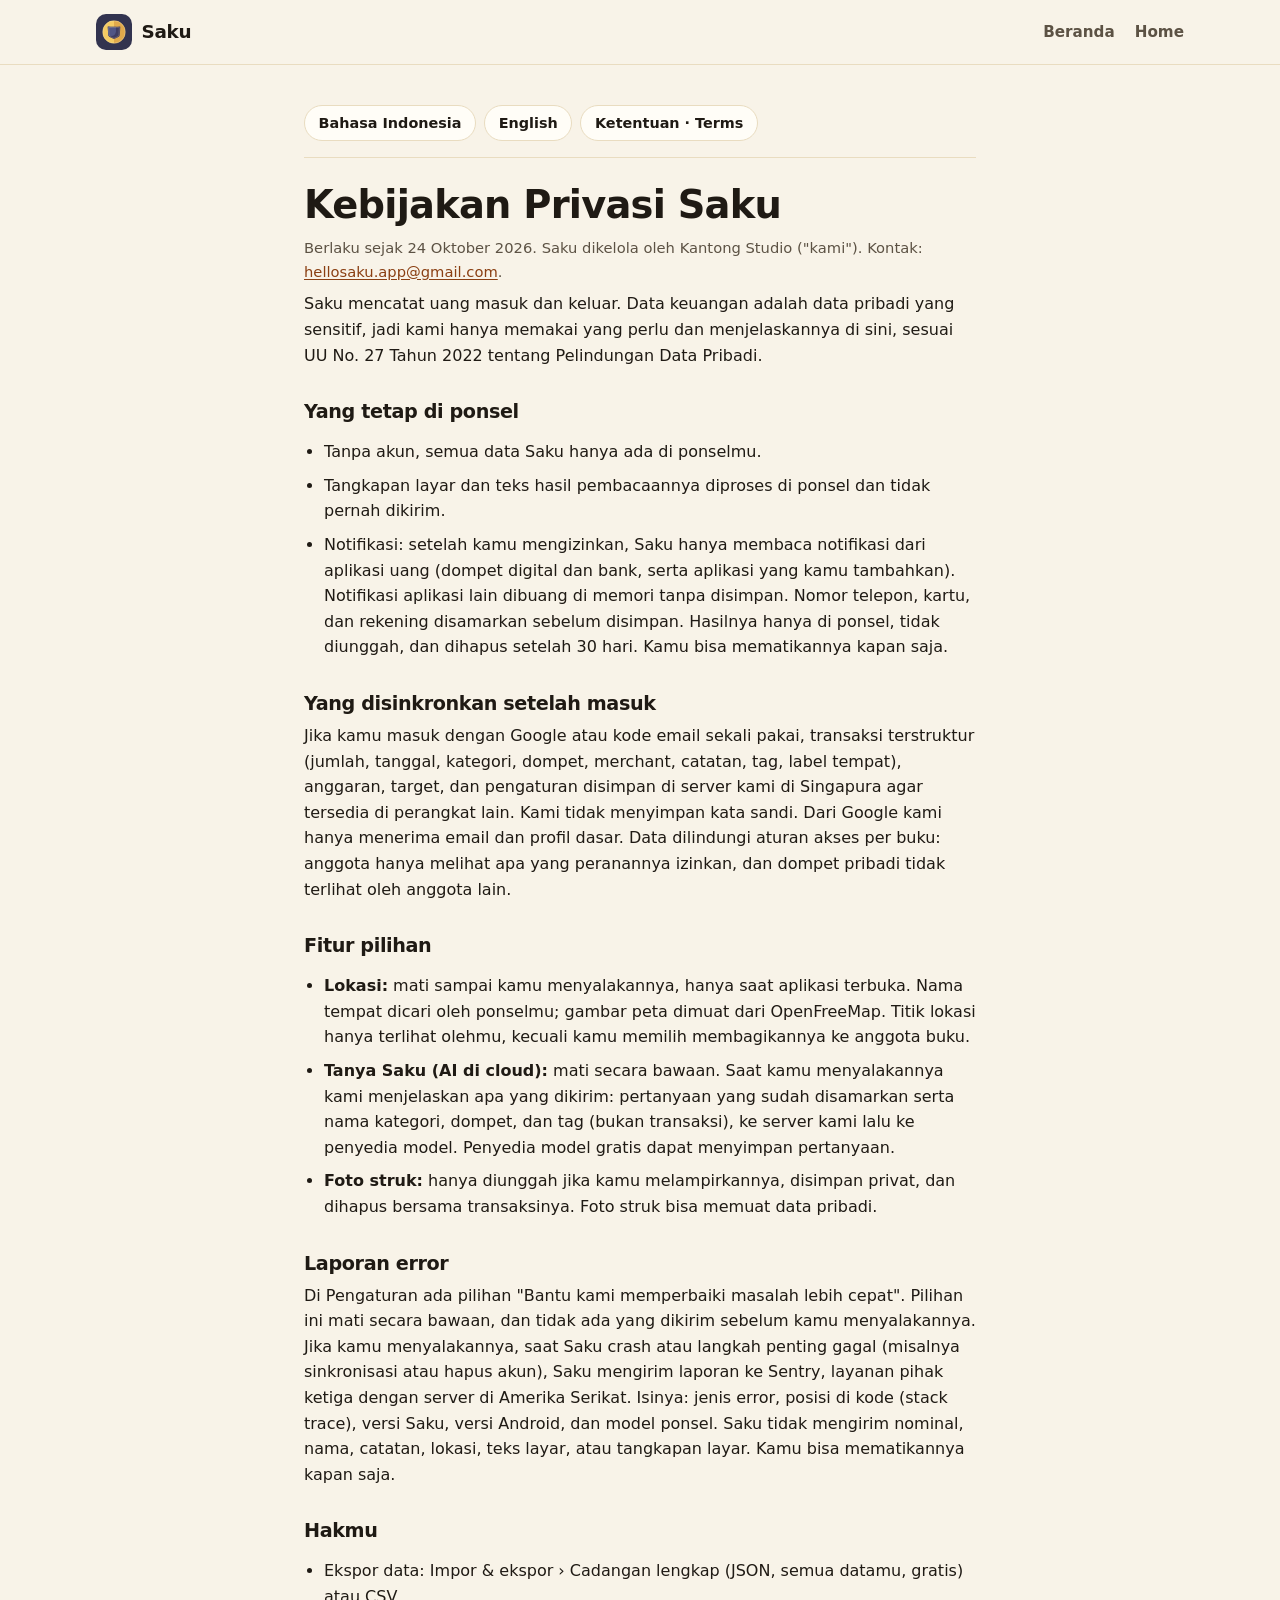
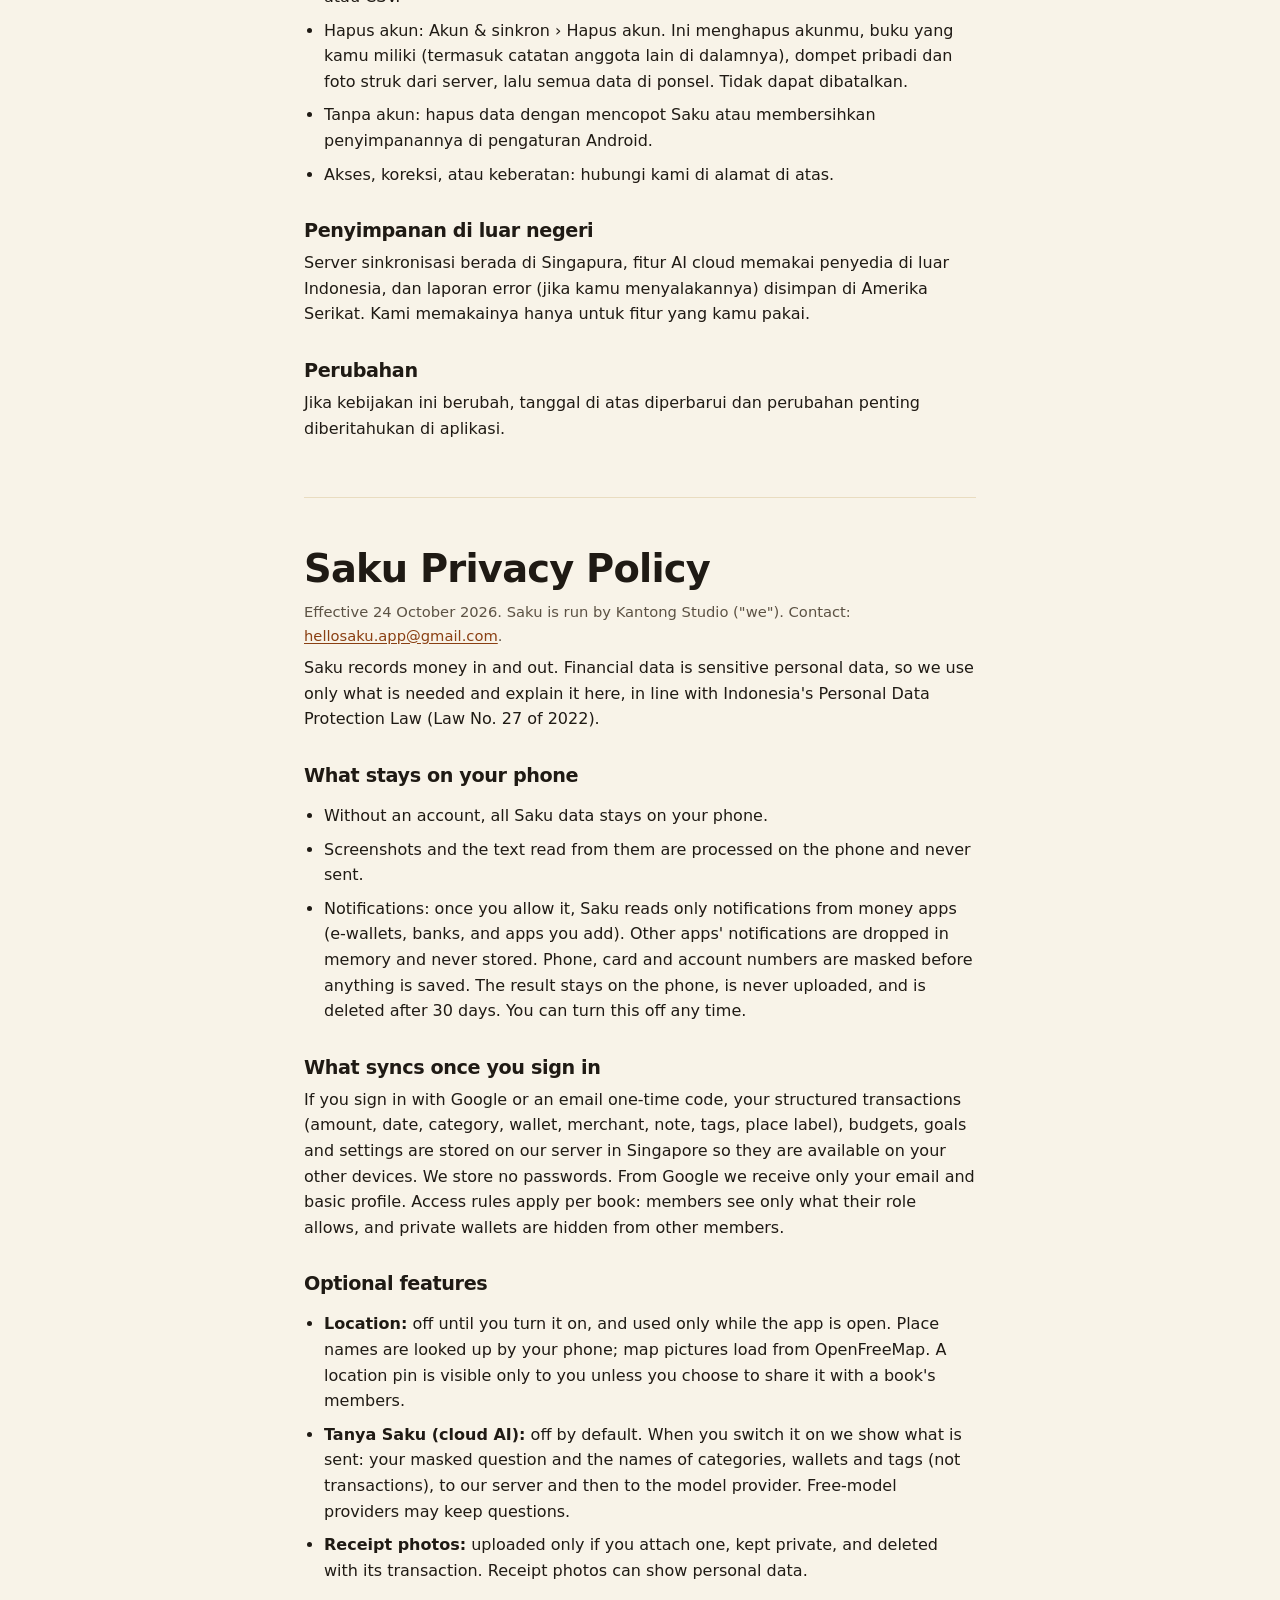
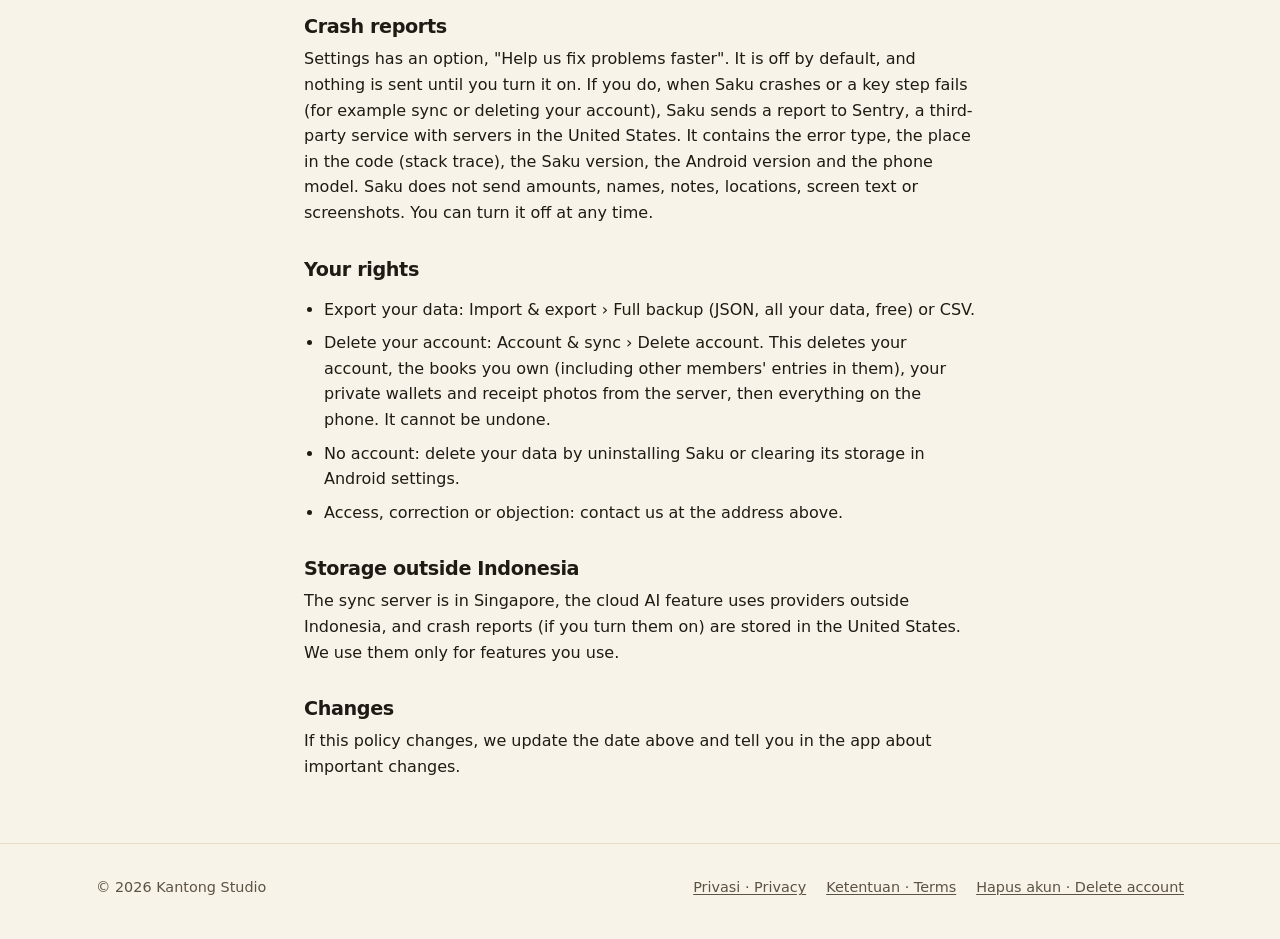
<file: landing_page/saku/privacy.html>
<!doctype html>
<!-- Classification: PUBLIC once reviewed; DRAFT until Legal has read it. Written from plan/09-security.md and the app's own disclosures; not legal advice. -->
<html lang="id">
<head>
<meta charset="utf-8">
<meta name="viewport" content="width=device-width, initial-scale=1">
<title>Saku: Kebijakan Privasi · Privacy Policy</title>
<meta name="color-scheme" content="light">
<link rel="icon" href="logo.svg" type="image/svg+xml">
<link rel="canonical" href="https://saku.kantongstudio.com/privacy">
<link rel="stylesheet" href="site.css">
</head>
<body>
<a class="skip" href="#main">Langsung ke isi · Skip to content</a>
<header class="top">
  <div class="wrap">
    <a class="brand" href="/"><img src="logo.svg" alt="" width="36" height="36">Saku</a>
    <nav aria-label="Utama · Main">
      <a class="hide-sm" href="/">Beranda</a>
      <a href="/en" hreflang="en" lang="en">Home</a>
    </nav>
  </div>
</header>
<main class="doc" id="main">
<nav class="tabs" aria-label="Bahasa · Language"><a href="#id">Bahasa Indonesia</a><a href="#en">English</a><a href="/terms">Ketentuan · Terms</a></nav>

<section id="id" lang="id">
<h1>Kebijakan Privasi Saku</h1>
<p class="muted">Berlaku sejak 24 Oktober 2026. Saku dikelola oleh Kantong Studio ("kami"). Kontak: <a href="mailto:hellosaku.app@gmail.com">hellosaku.app@gmail.com</a>.</p>
<p>Saku mencatat uang masuk dan keluar. Data keuangan adalah data pribadi yang sensitif, jadi kami hanya memakai yang perlu dan menjelaskannya di sini, sesuai UU No. 27 Tahun 2022 tentang Pelindungan Data Pribadi.</p>

<h2>Yang tetap di ponsel</h2>
<ul>
<li>Tanpa akun, semua data Saku hanya ada di ponselmu.</li>
<li>Tangkapan layar dan teks hasil pembacaannya diproses di ponsel dan tidak pernah dikirim.</li>
<li>Notifikasi: setelah kamu mengizinkan, Saku hanya membaca notifikasi dari aplikasi uang (dompet digital dan bank, serta aplikasi yang kamu tambahkan). Notifikasi aplikasi lain dibuang di memori tanpa disimpan. Nomor telepon, kartu, dan rekening disamarkan sebelum disimpan. Hasilnya hanya di ponsel, tidak diunggah, dan dihapus setelah 30 hari. Kamu bisa mematikannya kapan saja.</li>
</ul>

<h2>Yang disinkronkan setelah masuk</h2>
<p>Jika kamu masuk dengan Google atau kode email sekali pakai, transaksi terstruktur (jumlah, tanggal, kategori, dompet, merchant, catatan, tag, label tempat), anggaran, target, dan pengaturan disimpan di server kami di Singapura agar tersedia di perangkat lain. Kami tidak menyimpan kata sandi. Dari Google kami hanya menerima email dan profil dasar. Data dilindungi aturan akses per buku: anggota hanya melihat apa yang peranannya izinkan, dan dompet pribadi tidak terlihat oleh anggota lain.</p>

<h2>Fitur pilihan</h2>
<ul>
<li><b>Lokasi:</b> mati sampai kamu menyalakannya, hanya saat aplikasi terbuka. Nama tempat dicari oleh ponselmu; gambar peta dimuat dari OpenFreeMap. Titik lokasi hanya terlihat olehmu, kecuali kamu memilih membagikannya ke anggota buku.</li>
<li><b>Tanya Saku (AI di cloud):</b> mati secara bawaan. Saat kamu menyalakannya kami menjelaskan apa yang dikirim: pertanyaan yang sudah disamarkan serta nama kategori, dompet, dan tag (bukan transaksi), ke server kami lalu ke penyedia model. Penyedia model gratis dapat menyimpan pertanyaan.</li>
<li><b>Foto struk:</b> hanya diunggah jika kamu melampirkannya, disimpan privat, dan dihapus bersama transaksinya. Foto struk bisa memuat data pribadi.</li>
</ul>

<h2>Laporan error</h2>
<p>Di Pengaturan ada pilihan "Bantu kami memperbaiki masalah lebih cepat". Pilihan ini mati secara bawaan, dan tidak ada yang dikirim sebelum kamu menyalakannya. Jika kamu menyalakannya, saat Saku crash atau langkah penting gagal (misalnya sinkronisasi atau hapus akun), Saku mengirim laporan ke Sentry, layanan pihak ketiga dengan server di Amerika Serikat. Isinya: jenis error, posisi di kode (stack trace), versi Saku, versi Android, dan model ponsel. Saku tidak mengirim nominal, nama, catatan, lokasi, teks layar, atau tangkapan layar. Kamu bisa mematikannya kapan saja.</p>

<h2>Hakmu</h2>
<ul>
<li>Ekspor data: Impor &amp; ekspor › Cadangan lengkap (JSON, semua datamu, gratis) atau CSV.</li>
<li>Hapus akun: Akun &amp; sinkron › Hapus akun. Ini menghapus akunmu, buku yang kamu miliki (termasuk catatan anggota lain di dalamnya), dompet pribadi dan foto struk dari server, lalu semua data di ponsel. Tidak dapat dibatalkan.</li>
<li>Tanpa akun: hapus data dengan mencopot Saku atau membersihkan penyimpanannya di pengaturan Android.</li>
<li>Akses, koreksi, atau keberatan: hubungi kami di alamat di atas.</li>
</ul>

<h2>Penyimpanan di luar negeri</h2>
<p>Server sinkronisasi berada di Singapura, fitur AI cloud memakai penyedia di luar Indonesia, dan laporan error (jika kamu menyalakannya) disimpan di Amerika Serikat. Kami memakainya hanya untuk fitur yang kamu pakai.</p>

<h2>Perubahan</h2>
<p>Jika kebijakan ini berubah, tanggal di atas diperbarui dan perubahan penting diberitahukan di aplikasi.</p>
</section>

<section id="en" lang="en">
<h1>Saku Privacy Policy</h1>
<p class="muted">Effective 24 October 2026. Saku is run by Kantong Studio ("we"). Contact: <a href="mailto:hellosaku.app@gmail.com">hellosaku.app@gmail.com</a>.</p>
<p>Saku records money in and out. Financial data is sensitive personal data, so we use only what is needed and explain it here, in line with Indonesia's Personal Data Protection Law (Law No. 27 of 2022).</p>

<h2>What stays on your phone</h2>
<ul>
<li>Without an account, all Saku data stays on your phone.</li>
<li>Screenshots and the text read from them are processed on the phone and never sent.</li>
<li>Notifications: once you allow it, Saku reads only notifications from money apps (e-wallets, banks, and apps you add). Other apps' notifications are dropped in memory and never stored. Phone, card and account numbers are masked before anything is saved. The result stays on the phone, is never uploaded, and is deleted after 30 days. You can turn this off any time.</li>
</ul>

<h2>What syncs once you sign in</h2>
<p>If you sign in with Google or an email one-time code, your structured transactions (amount, date, category, wallet, merchant, note, tags, place label), budgets, goals and settings are stored on our server in Singapore so they are available on your other devices. We store no passwords. From Google we receive only your email and basic profile. Access rules apply per book: members see only what their role allows, and private wallets are hidden from other members.</p>

<h2>Optional features</h2>
<ul>
<li><b>Location:</b> off until you turn it on, and used only while the app is open. Place names are looked up by your phone; map pictures load from OpenFreeMap. A location pin is visible only to you unless you choose to share it with a book's members.</li>
<li><b>Tanya Saku (cloud AI):</b> off by default. When you switch it on we show what is sent: your masked question and the names of categories, wallets and tags (not transactions), to our server and then to the model provider. Free-model providers may keep questions.</li>
<li><b>Receipt photos:</b> uploaded only if you attach one, kept private, and deleted with its transaction. Receipt photos can show personal data.</li>
</ul>

<h2>Crash reports</h2>
<p>Settings has an option, "Help us fix problems faster". It is off by default, and nothing is sent until you turn it on. If you do, when Saku crashes or a key step fails (for example sync or deleting your account), Saku sends a report to Sentry, a third-party service with servers in the United States. It contains the error type, the place in the code (stack trace), the Saku version, the Android version and the phone model. Saku does not send amounts, names, notes, locations, screen text or screenshots. You can turn it off at any time.</p>

<h2>Your rights</h2>
<ul>
<li>Export your data: Import &amp; export › Full backup (JSON, all your data, free) or CSV.</li>
<li>Delete your account: Account &amp; sync › Delete account. This deletes your account, the books you own (including other members' entries in them), your private wallets and receipt photos from the server, then everything on the phone. It cannot be undone.</li>
<li>No account: delete your data by uninstalling Saku or clearing its storage in Android settings.</li>
<li>Access, correction or objection: contact us at the address above.</li>
</ul>

<h2>Storage outside Indonesia</h2>
<p>The sync server is in Singapore, the cloud AI feature uses providers outside Indonesia, and crash reports (if you turn them on) are stored in the United States. We use them only for features you use.</p>

<h2>Changes</h2>
<p>If this policy changes, we update the date above and tell you in the app about important changes.</p>
</section>

</main>

<footer class="foot">
  <div class="wrap">
    <span>© 2026 Kantong Studio</span>
    <nav aria-label="Dokumen · Documents">
      <a href="/privacy">Privasi · Privacy</a>
      <a href="/terms">Ketentuan · Terms</a>
      <a href="/delete-account">Hapus akun · Delete account</a>
    </nav>
  </div>
</footer>
</body>
</html>
</file>
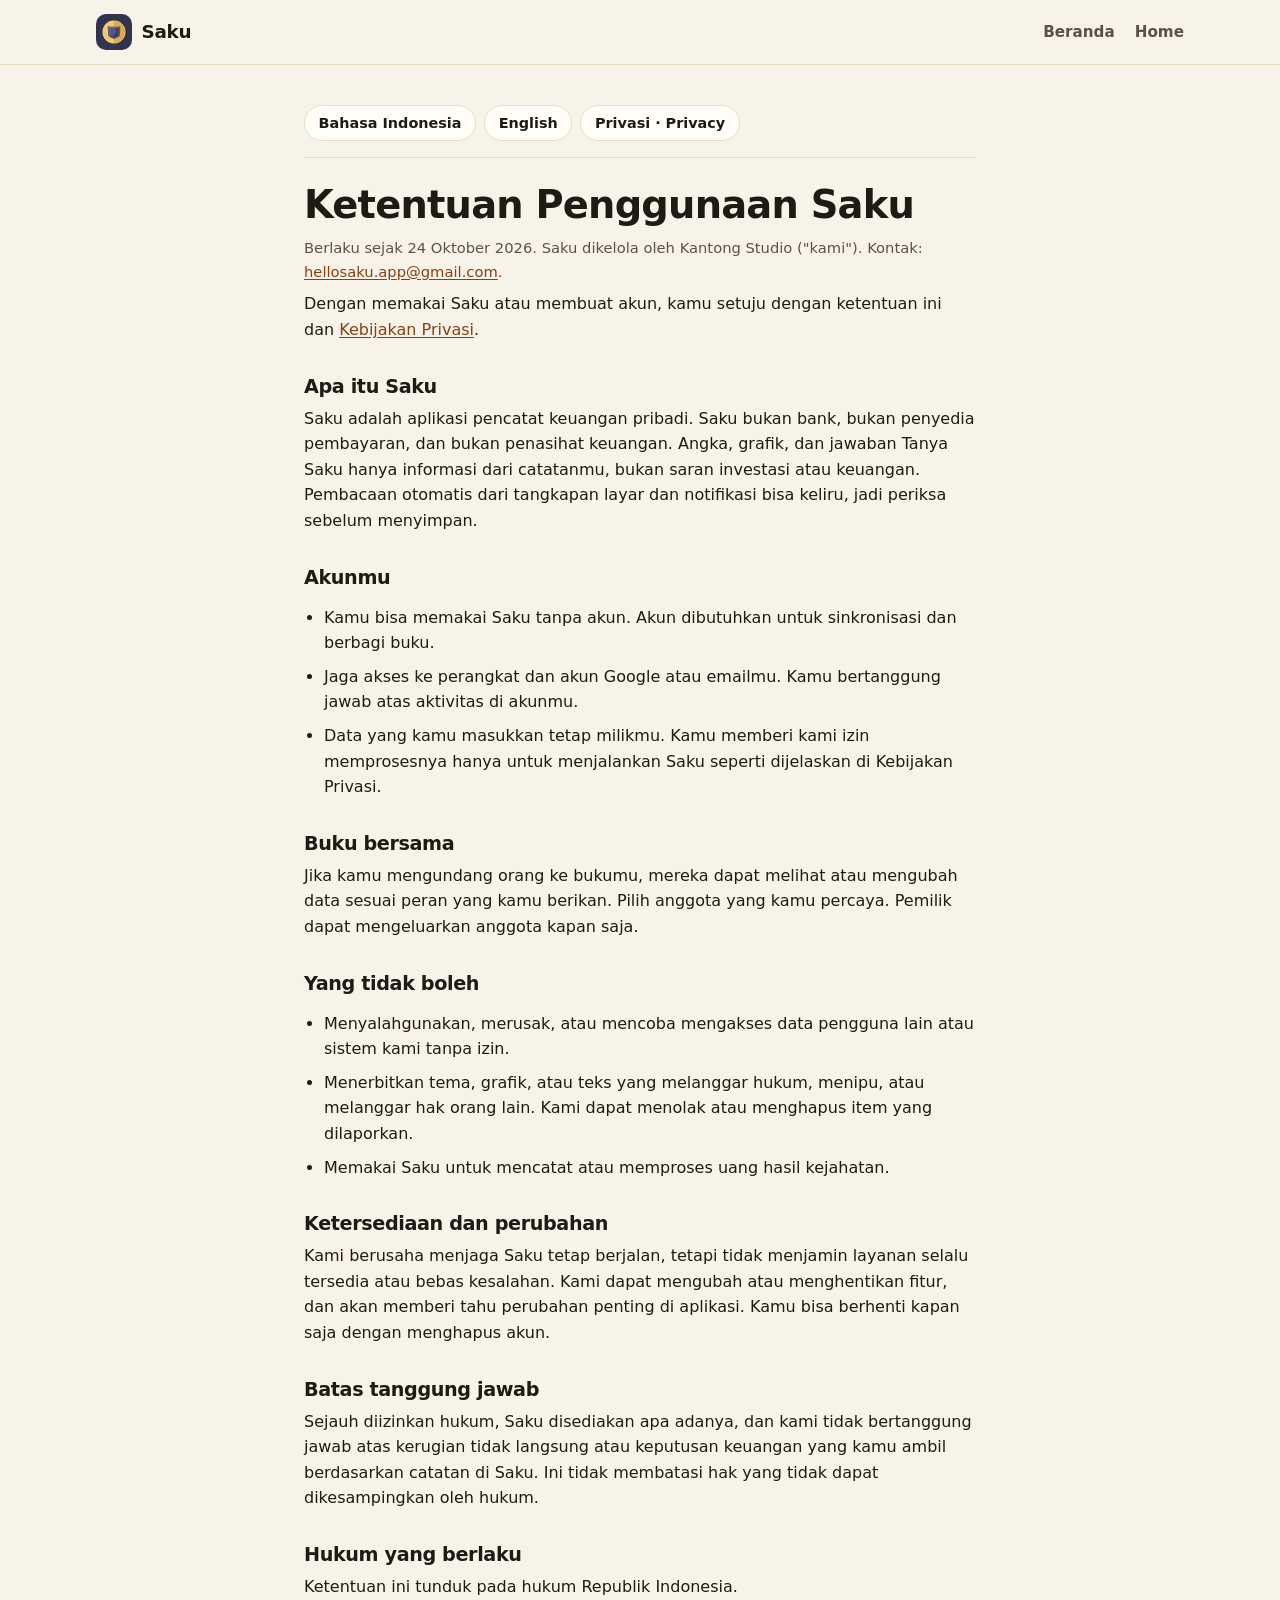
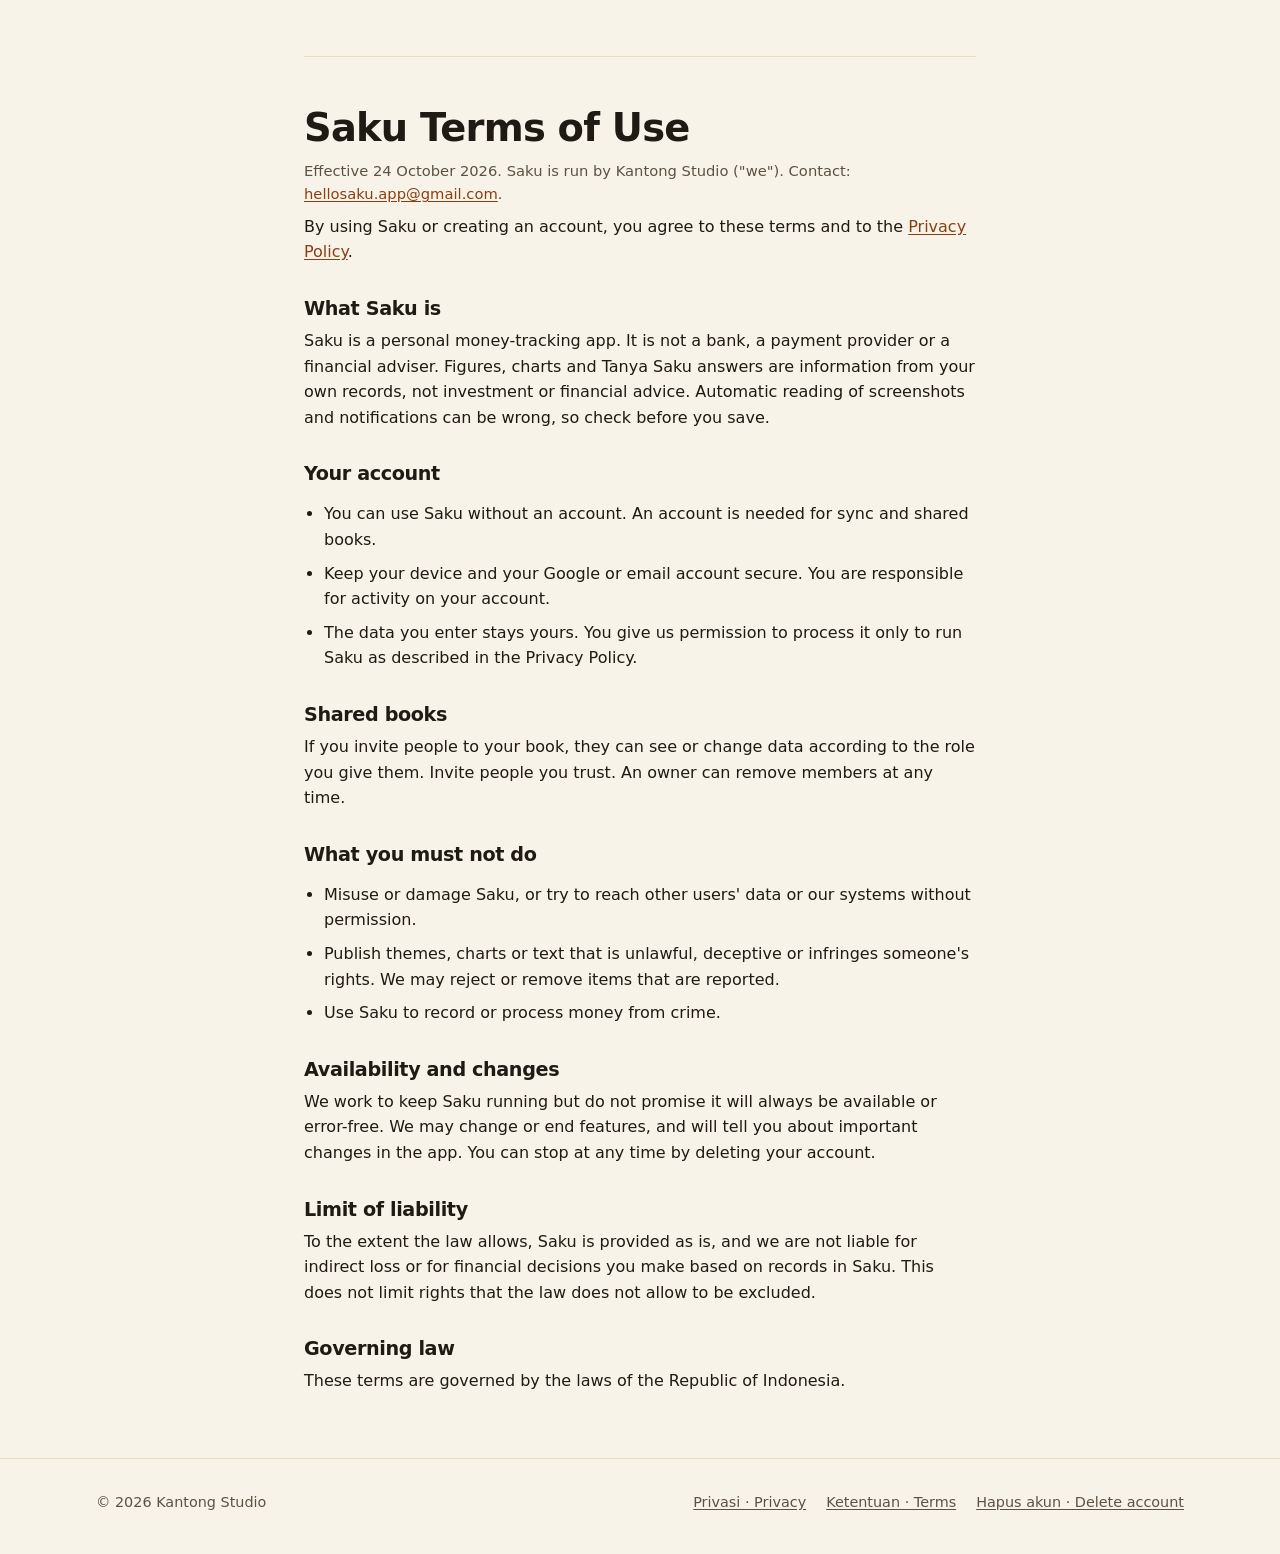
<file: landing_page/saku/terms.html>
<!doctype html>
<!-- Classification: PUBLIC once reviewed; DRAFT until Legal has read it. Not legal advice. -->
<html lang="id">
<head>
<meta charset="utf-8">
<meta name="viewport" content="width=device-width, initial-scale=1">
<title>Saku: Ketentuan Penggunaan · Terms of Use</title>
<meta name="color-scheme" content="light">
<link rel="icon" href="logo.svg" type="image/svg+xml">
<link rel="canonical" href="https://saku.kantongstudio.com/terms">
<link rel="stylesheet" href="site.css">
</head>
<body>
<a class="skip" href="#main">Langsung ke isi · Skip to content</a>
<header class="top">
  <div class="wrap">
    <a class="brand" href="/"><img src="logo.svg" alt="" width="36" height="36">Saku</a>
    <nav aria-label="Utama · Main">
      <a class="hide-sm" href="/">Beranda</a>
      <a href="/en" hreflang="en" lang="en">Home</a>
    </nav>
  </div>
</header>
<main class="doc" id="main">
<nav class="tabs" aria-label="Bahasa · Language"><a href="#id">Bahasa Indonesia</a><a href="#en">English</a><a href="/privacy">Privasi · Privacy</a></nav>

<section id="id" lang="id">
<h1>Ketentuan Penggunaan Saku</h1>
<p class="muted">Berlaku sejak 24 Oktober 2026. Saku dikelola oleh Kantong Studio ("kami"). Kontak: <a href="mailto:hellosaku.app@gmail.com">hellosaku.app@gmail.com</a>.</p>
<p>Dengan memakai Saku atau membuat akun, kamu setuju dengan ketentuan ini dan <a href="/privacy">Kebijakan Privasi</a>.</p>

<h2>Apa itu Saku</h2>
<p>Saku adalah aplikasi pencatat keuangan pribadi. Saku bukan bank, bukan penyedia pembayaran, dan bukan penasihat keuangan. Angka, grafik, dan jawaban Tanya Saku hanya informasi dari catatanmu, bukan saran investasi atau keuangan. Pembacaan otomatis dari tangkapan layar dan notifikasi bisa keliru, jadi periksa sebelum menyimpan.</p>

<h2>Akunmu</h2>
<ul>
<li>Kamu bisa memakai Saku tanpa akun. Akun dibutuhkan untuk sinkronisasi dan berbagi buku.</li>
<li>Jaga akses ke perangkat dan akun Google atau emailmu. Kamu bertanggung jawab atas aktivitas di akunmu.</li>
<li>Data yang kamu masukkan tetap milikmu. Kamu memberi kami izin memprosesnya hanya untuk menjalankan Saku seperti dijelaskan di Kebijakan Privasi.</li>
</ul>

<h2>Buku bersama</h2>
<p>Jika kamu mengundang orang ke bukumu, mereka dapat melihat atau mengubah data sesuai peran yang kamu berikan. Pilih anggota yang kamu percaya. Pemilik dapat mengeluarkan anggota kapan saja.</p>

<h2>Yang tidak boleh</h2>
<ul>
<li>Menyalahgunakan, merusak, atau mencoba mengakses data pengguna lain atau sistem kami tanpa izin.</li>
<li>Menerbitkan tema, grafik, atau teks yang melanggar hukum, menipu, atau melanggar hak orang lain. Kami dapat menolak atau menghapus item yang dilaporkan.</li>
<li>Memakai Saku untuk mencatat atau memproses uang hasil kejahatan.</li>
</ul>

<h2>Ketersediaan dan perubahan</h2>
<p>Kami berusaha menjaga Saku tetap berjalan, tetapi tidak menjamin layanan selalu tersedia atau bebas kesalahan. Kami dapat mengubah atau menghentikan fitur, dan akan memberi tahu perubahan penting di aplikasi. Kamu bisa berhenti kapan saja dengan menghapus akun.</p>

<h2>Batas tanggung jawab</h2>
<p>Sejauh diizinkan hukum, Saku disediakan apa adanya, dan kami tidak bertanggung jawab atas kerugian tidak langsung atau keputusan keuangan yang kamu ambil berdasarkan catatan di Saku. Ini tidak membatasi hak yang tidak dapat dikesampingkan oleh hukum.</p>

<h2>Hukum yang berlaku</h2>
<p>Ketentuan ini tunduk pada hukum Republik Indonesia.</p>
</section>

<section id="en" lang="en">
<h1>Saku Terms of Use</h1>
<p class="muted">Effective 24 October 2026. Saku is run by Kantong Studio ("we"). Contact: <a href="mailto:hellosaku.app@gmail.com">hellosaku.app@gmail.com</a>.</p>
<p>By using Saku or creating an account, you agree to these terms and to the <a href="/privacy">Privacy Policy</a>.</p>

<h2>What Saku is</h2>
<p>Saku is a personal money-tracking app. It is not a bank, a payment provider or a financial adviser. Figures, charts and Tanya Saku answers are information from your own records, not investment or financial advice. Automatic reading of screenshots and notifications can be wrong, so check before you save.</p>

<h2>Your account</h2>
<ul>
<li>You can use Saku without an account. An account is needed for sync and shared books.</li>
<li>Keep your device and your Google or email account secure. You are responsible for activity on your account.</li>
<li>The data you enter stays yours. You give us permission to process it only to run Saku as described in the Privacy Policy.</li>
</ul>

<h2>Shared books</h2>
<p>If you invite people to your book, they can see or change data according to the role you give them. Invite people you trust. An owner can remove members at any time.</p>

<h2>What you must not do</h2>
<ul>
<li>Misuse or damage Saku, or try to reach other users' data or our systems without permission.</li>
<li>Publish themes, charts or text that is unlawful, deceptive or infringes someone's rights. We may reject or remove items that are reported.</li>
<li>Use Saku to record or process money from crime.</li>
</ul>

<h2>Availability and changes</h2>
<p>We work to keep Saku running but do not promise it will always be available or error-free. We may change or end features, and will tell you about important changes in the app. You can stop at any time by deleting your account.</p>

<h2>Limit of liability</h2>
<p>To the extent the law allows, Saku is provided as is, and we are not liable for indirect loss or for financial decisions you make based on records in Saku. This does not limit rights that the law does not allow to be excluded.</p>

<h2>Governing law</h2>
<p>These terms are governed by the laws of the Republic of Indonesia.</p>
</section>

</main>

<footer class="foot">
  <div class="wrap">
    <span>© 2026 Kantong Studio</span>
    <nav aria-label="Dokumen · Documents">
      <a href="/privacy">Privasi · Privacy</a>
      <a href="/terms">Ketentuan · Terms</a>
      <a href="/delete-account">Hapus akun · Delete account</a>
    </nav>
  </div>
</footer>
</body>
</html>
</file>
<file: landing_page/saku/site.css>
/* saku.kantongstudio.com: Warm Ochre tokens from plan/07-design.md. No scripts on this site; light theme only (owner, 2026-10-26). */
:root {
  --bg:#F8F3E8; --surface:#FFFDF7; --surface-2:#F1E6CF; --line:#E9DCC0;
  --fg:#1F1A14; --muted:#5C5244; --accent:#8A3F12;
  --primary:#E9A93A; --on-primary:#1F1A14;
  --hero:#F4CF62; --on-hero:#2A1E0E; --tint:#FBEACB; --on-tint:#8A3F12;
  --navy:#32334F; --on-navy:#FBE4A8;
  --income:#1B763A; --spend:#A14A42; --mark:#F4CF62;
  --data1:#C9831F; --data2:#F3D58E; --track:#F2E7D0; --bad:#A8321F; --sel-bg:#1F1A14; --sel-fg:#F4CF62;
  --shadow:0 1px 2px rgba(31,26,20,.06), 0 12px 32px rgba(31,26,20,.08);
}

* { box-sizing:border-box; }
html { -webkit-text-size-adjust:100%; }
body {
  margin:0; background:var(--bg); color:var(--fg);
  font:500 16px/1.6 Manrope, ui-sans-serif, system-ui, -apple-system, "Segoe UI", Roboto, sans-serif;
}
a { color:var(--accent); text-underline-offset:.15em; }
a:focus-visible, summary:focus-visible { outline:3px solid var(--primary); outline-offset:3px; border-radius:6px; }
h1, h2, h3 { font-weight:800; letter-spacing:-.02em; line-height:1.2; }
.wrap { max-width:70rem; margin:0 auto; padding:0 16px; }
.skip { position:absolute; left:-999px; }
.skip:focus { left:16px; top:8px; background:var(--surface); padding:.5rem .75rem; border-radius:8px; z-index:2; }

/* Header and footer, shared by every page */
.top { border-bottom:1px solid var(--line); background:var(--bg); }
.top .wrap { display:flex; align-items:center; gap:1rem; min-height:64px; }
.brand { display:flex; align-items:center; gap:.6rem; color:var(--fg); text-decoration:none; font-weight:800; font-size:1.15rem; letter-spacing:-.02em; }
.brand img { width:36px; height:36px; border-radius:10px; }
.top nav { margin-left:auto; display:flex; gap:1.25rem; align-items:center; font-weight:700; font-size:.95rem; }
.top nav a { color:var(--muted); text-decoration:none; }
.top nav a:hover, .top nav a[aria-current] { color:var(--fg); }
.lang { border:1px solid var(--line); border-radius:999px; padding:.15rem .6rem; font-size:.8rem; }
@media (max-width:640px) { .top nav .hide-sm { display:none; } }

.foot { border-top:1px solid var(--line); margin-top:4rem; padding:2rem 0 2.5rem; color:var(--muted); font-size:.9rem; }
.foot .wrap { display:flex; flex-wrap:wrap; gap:.75rem 1.5rem; align-items:center; }
.foot nav { display:flex; flex-wrap:wrap; gap:.5rem 1.25rem; margin-left:auto; }
.foot a { color:var(--muted); }

/* Buttons */
.btn { display:inline-flex; align-items:center; gap:.6rem; min-height:48px; padding:.7rem 1.25rem; border-radius:14px; font-weight:800; text-decoration:none; }
.btn-primary { background:var(--primary); color:var(--on-primary); box-shadow:var(--shadow); }
.btn-primary:hover { filter:brightness(1.05); }
.btn-ghost { color:var(--fg); border:1.5px solid var(--line); background:var(--surface); }
.btn svg { width:20px; height:20px; flex:none; }

/* Landing: hero */
.hero .wrap { display:grid; grid-template-columns:1.1fr .9fr; gap:3rem; align-items:center; padding-top:4rem; padding-bottom:3rem; }
.eyebrow { display:inline-block; background:var(--tint); color:var(--on-tint); font-weight:800; font-size:.8rem; padding:.3rem .7rem; border-radius:999px; }
.hero h1 { font-size:clamp(2.1rem, 5vw, 3.4rem); margin:0 0 1rem; }
.hero h1 em { font-style:normal; background:linear-gradient(transparent 62%, var(--mark) 62%); }
.lede { font-size:1.15rem; color:var(--muted); max-width:34rem; margin:0 0 1.75rem; }
.cta { display:flex; flex-wrap:wrap; gap:.75rem; }
.fine { color:var(--muted); font-size:.85rem; margin-top:1rem; }
@media (max-width:860px) { .hero .wrap { grid-template-columns:1fr; gap:2.5rem; padding-top:2.5rem; } }

/* Hero phone: the real Beranda screenshot (status bar cropped off) in a frame */
.phone { justify-self:center; width:min(300px, 100%); background:var(--navy); border-radius:42px; padding:10px; box-shadow:var(--shadow); }
.phone img { display:block; width:100%; height:auto; border-radius:32px; }

/* Closing banner: links to the Play listing */
.banner { display:block; border-radius:28px; overflow:hidden; box-shadow:var(--shadow); }
.banner img { display:block; width:100%; height:auto; }
.banner:focus-visible { outline:3px solid var(--primary); outline-offset:4px; }

/* Landing: sections */
section.block { padding:3.5rem 0 0; }
.block h2 { font-size:clamp(1.6rem, 3.2vw, 2.2rem); margin:0 0 .5rem; }
.block > .wrap > p.sub { color:var(--muted); max-width:40rem; margin:0 0 2rem; font-size:1.05rem; }
.grid { display:grid; grid-template-columns:repeat(3, 1fr); gap:1rem; }
@media (max-width:860px) { .grid { grid-template-columns:repeat(2, 1fr); } }
@media (max-width:560px) { .grid { grid-template-columns:1fr; } }
.feat { background:var(--surface); border:1px solid var(--line); border-radius:20px; padding:1.25rem; }
.feat h3 { font-size:1.05rem; margin:.85rem 0 .35rem; }
.feat p { margin:0; color:var(--muted); font-size:.95rem; }
.icon { width:44px; height:44px; border-radius:14px; background:var(--tint); color:var(--on-tint); display:grid; place-items:center; }
.icon svg { width:24px; height:24px; fill:none; stroke:currentColor; stroke-width:1.9; stroke-linecap:round; stroke-linejoin:round; }

.privacy-band { background:var(--navy); color:#F4EDDF; border-radius:28px; padding:2.25rem; display:grid; grid-template-columns:.9fr 1.1fr; gap:2rem; }
.privacy-band h2 { color:#FFF7E6; }
.privacy-band p { color:#D9D2C3; }
.privacy-band a { color:var(--on-navy); font-weight:800; }
.privacy-band ul { list-style:none; margin:0; padding:0; display:grid; gap:.9rem; }
.privacy-band li { display:flex; gap:.75rem; align-items:flex-start; }
.privacy-band li svg { flex:none; width:22px; height:22px; margin-top:.15rem; fill:none; stroke:var(--on-navy); stroke-width:2; stroke-linecap:round; stroke-linejoin:round; }
@media (max-width:760px) { .privacy-band { grid-template-columns:1fr; padding:1.5rem; border-radius:22px; } }

.faq { display:grid; gap:.75rem; max-width:48rem; }
.faq details { background:var(--surface); border:1px solid var(--line); border-radius:16px; padding:0 1.1rem; }
.faq summary { cursor:pointer; font-weight:800; padding:1rem 0; list-style:none; display:flex; justify-content:space-between; gap:1rem; }
.faq summary::-webkit-details-marker { display:none; }
.faq summary::after { content:"+"; color:var(--accent); font-size:1.3rem; line-height:1; }
.faq details[open] summary::after { content:"−"; }
.faq details p { margin:0 0 1rem; color:var(--muted); }
.contact { margin-top:1.5rem; display:flex; flex-wrap:wrap; gap:.75rem; }

/* Landing: Tur Saku carousel. Scroll-snap works everywhere (swipe, trackpad, arrow keys when focused);
   browsers with CSS carousels (::scroll-button, ::scroll-marker) also draw arrows and progress segments. No script. */
.tour { position:relative; }
.tour-track {
  display:flex; gap:16px; overflow-x:auto; scroll-snap-type:x mandatory; scroll-behavior:smooth;
  overscroll-behavior-x:contain; padding-bottom:12px; scrollbar-width:thin; scrollbar-color:var(--line) transparent;
  scroll-marker-group:after;
}
.tour-track:focus-visible { outline:3px solid var(--primary); outline-offset:4px; border-radius:28px; }
.slide {
  flex:0 0 100%; scroll-snap-align:start; display:grid; grid-template-columns:minmax(0, 300px) 1fr; gap:2.5rem; align-items:center;
  background:var(--surface); border:1px solid var(--line); border-radius:28px; padding:2rem;
}
.slide-text .step { color:var(--accent); font-weight:800; font-size:.85rem; }
.slide-text h3 { font-size:clamp(1.4rem, 3vw, 1.9rem); margin:.4rem 0 .6rem; }
.slide-text p { color:var(--muted); font-size:1.05rem; margin:0 0 1rem; max-width:32rem; }
.slide-text .tip { display:flex; gap:.6rem; background:var(--tint); color:var(--fg); border-radius:14px; padding:.75rem .9rem; font-size:.95rem; }
.tip svg { flex:none; width:20px; height:20px; fill:none; stroke:var(--on-tint); stroke-width:1.9; stroke-linecap:round; stroke-linejoin:round; }
@media (max-width:760px) {
  .tour-track { gap:12px; }
  .slide { flex-basis:90%; grid-template-columns:1fr; gap:1.25rem; padding:1rem 1rem 1.25rem; border-radius:24px; }
  .slide-text p { font-size:1rem; }
}
.tour-hint { color:var(--muted); font-size:.85rem; font-weight:700; margin:.5rem 0 0; }
.tour-track::scroll-marker-group { display:flex; gap:6px; align-items:center; height:48px; margin-right:120px; }
.slide::scroll-marker { content:"" / attr(aria-label); width:28px; height:6px; border-radius:99px; background:var(--line); }
.slide::scroll-marker:target-current { background:var(--data1); }
.slide::scroll-marker:focus-visible { outline:3px solid var(--primary); outline-offset:3px; }
.tour-track::scroll-button(*) {
  position:absolute; bottom:0; width:48px; height:48px; border-radius:50%; border:1.5px solid var(--line);
  background:var(--surface); color:var(--fg); font:800 1.3rem/1 inherit; cursor:pointer;
}
.tour-track::scroll-button(*):disabled { opacity:.35; cursor:default; }
.tour-track::scroll-button(*):focus-visible { outline:3px solid var(--primary); outline-offset:3px; }
.tour-track::scroll-button(left) { content:"‹" / attr(data-prev); right:56px; }
.tour-track::scroll-button(right) { content:"›" / attr(data-next); right:0; }
@supports selector(::scroll-marker) { .tour-hint { display:none; } .tour-track { scrollbar-width:none; } }

/* Mini app screens inside the slides: drawn after the in-app tour (design/screens/P2Tour.html), one 4.5 s loop each */
.mini {
  position:relative; width:100%; max-width:300px; aspect-ratio:314/384; margin:0 auto; overflow:hidden;
  background:var(--bg); border:1px solid var(--line); border-radius:28px; padding:14px;
  display:flex; flex-direction:column; gap:8px; font-size:12px; line-height:1.3; font-weight:700;
}
.m-h { font-size:15px; font-weight:800; }
.m-label { color:var(--muted); font-size:11px; }
.m-amt { font-size:32px; font-weight:800; letter-spacing:-.02em; font-variant-numeric:tabular-nums; line-height:1.1; }
.m-amt span { color:var(--muted); font-size:18px; }
.m-chips { display:flex; flex-wrap:wrap; gap:6px; }
.m-chip { background:var(--tint); color:var(--on-tint); border-radius:99px; padding:3px 9px; font-size:10.5px; font-weight:800; }
.m-keys { flex:1; display:grid; grid-template-columns:repeat(3, 1fr); gap:6px; }
.m-keys span { background:var(--surface); border:1px solid var(--line); border-radius:10px; display:grid; place-items:center; font-size:14px; font-weight:800; }
.m-btn { background:var(--primary); color:var(--on-primary); border-radius:12px; padding:9px; text-align:center; font-weight:800; }
.m-btns { display:flex; gap:6px; } .m-btns span { flex:1; text-align:center; border:1px solid var(--line); border-radius:10px; padding:7px 0; }
.m-btns .m-btn { flex:1.4; border:0; padding:7px 0; }
.m-toast { position:absolute; left:14px; right:14px; bottom:14px; background:var(--fg); color:var(--bg); border-radius:12px; padding:9px 12px; font-weight:800; }
.m-card { background:var(--surface); border:1px solid var(--line); border-radius:14px; padding:10px 12px; }
.m-hero { background:var(--hero); color:var(--on-hero); border-radius:16px; padding:12px; }
.m-hero small { font-size:11px; opacity:.85; }
.m-hero b { display:block; font-size:22px; letter-spacing:-.02em; font-variant-numeric:tabular-nums; }
.m-row { display:flex; align-items:center; gap:10px; }
.m-row + .m-row { border-top:1px solid var(--line); margin-top:8px; padding-top:8px; }
.m-row > div { flex:1; min-width:0; }
.m-row small { display:block; color:var(--muted); font-size:10px; font-weight:600; }
.m-v { font-weight:800; font-variant-numeric:tabular-nums; white-space:nowrap; }
.m-v.out { color:var(--spend); } .m-v.in { color:var(--income); }
.m-ic { flex:none; width:26px; height:26px; border-radius:8px; display:grid; place-items:center; color:#fff; font-size:9px; font-weight:800; background:var(--data1); }
.m-ic.ok { background:var(--income); } .c-teal { background:#1F5F5B; } .c-clay { background:#8A3B1C; } .c-slate { background:#3F4A55; } .c-indigo { background:#3F5F99; }
.m-shot { display:flex; gap:10px; align-items:center; }
.m-shot i { flex:none; width:40px; height:52px; border-radius:8px; background:#2F7BEA; }
.m-shot p { margin:0; color:var(--muted); font-size:11px; font-weight:600; }
.m-toggle { flex:none; position:relative; width:30px; height:18px; border-radius:99px; background:var(--income); }
.m-toggle::after { content:""; position:absolute; top:3px; right:3px; width:12px; height:12px; border-radius:50%; background:#fff; }
.m-row.dim > :not(.m-toggle) { opacity:.45; }
.m-row.dim .m-toggle { background:var(--line); } .m-row.dim .m-toggle::after { right:15px; }
.m-section { color:var(--muted); font-size:10px; letter-spacing:.06em; text-transform:uppercase; }
.m-bars { display:flex; align-items:flex-end; gap:8px; height:118px; padding:12px 12px 0; }
.m-bars i { flex:1; border-radius:6px 6px 0 0; background:var(--data2); transform-origin:bottom; }
.m-bars i:nth-child(1) { height:50%; } .m-bars i:nth-child(2) { height:72%; } .m-bars i:nth-child(3) { height:60%; }
.m-bars i:nth-child(4) { height:84%; } .m-bars i:nth-child(5) { height:66%; } .m-bars i:nth-child(6) { height:96%; background:var(--data1); }
.m-months { display:flex; justify-content:space-around; color:var(--muted); font-size:10px; padding:4px 6px 0; }
.m-cat + .m-cat { margin-top:8px; }
.m-cat div { display:flex; justify-content:space-between; margin-bottom:4px; }
.m-meter { height:7px; border-radius:99px; background:var(--track); overflow:hidden; }
.m-meter i { display:block; height:100%; border-radius:99px; background:var(--data1); transform-origin:left; }
.w30 { width:30%; } .w45 { width:45%; } .w55 { width:55%; } .w72 { width:72%; } .w100 { width:100%; }
.m-meter i.over { background:var(--bad); }
.m-v.over { color:var(--bad); }
.m-tabs { display:flex; background:var(--surface-2); border-radius:10px; padding:3px; font-size:10.5px; }
.m-tabs span { flex:1; text-align:center; padding:5px 0; border-radius:8px; }
.m-tabs .on { background:var(--sel-bg); color:var(--sel-fg); }
.m-notif { position:absolute; top:14px; left:14px; right:14px; z-index:1; display:flex; gap:10px; align-items:center; box-shadow:var(--shadow); }
.m-notif p { margin:0; color:var(--muted); font-size:11px; font-weight:600; }
.m-q { align-self:flex-end; max-width:85%; background:var(--sel-bg); color:var(--sel-fg); border-radius:14px 14px 4px 14px; padding:8px 11px; }
.m-a b { display:block; font-size:22px; letter-spacing:-.02em; font-variant-numeric:tabular-nums; margin:2px 0 6px; }
.m-grid { flex:1; display:grid; grid-template-columns:repeat(3, 1fr); gap:10px; align-content:center; }
.m-grid .icon { margin:0 auto; width:56px; height:56px; border-radius:18px; }
.m-grid .icon svg { width:28px; height:28px; }
.m-logo { width:64px; height:64px; border-radius:18px; margin:6px auto 0; display:block; }
.m-center { text-align:center; }
.m-space { flex:1; }
.m-top { display:flex; justify-content:space-between; align-items:center; gap:8px; }

/* The loops. Base styles are the finished frame, so no-motion users see a complete screen. */
@keyframes m-tap { 0%, 100% { background:var(--surface); } 8% { background:var(--hero); } 16% { background:var(--surface); } }
@keyframes m-toast { 0%, 58% { opacity:0; transform:translateY(12px); } 64%, 92% { opacity:1; transform:none; } 100% { opacity:0; } }
@keyframes m-in1 { 0%, 12% { opacity:0; transform:translateY(8px); } 22%, 100% { opacity:1; transform:none; } }
@keyframes m-in2 { 0%, 26% { opacity:0; transform:translateY(8px); } 36%, 100% { opacity:1; transform:none; } }
@keyframes m-in3 { 0%, 46% { opacity:0; transform:translateY(8px); } 56%, 100% { opacity:1; transform:none; } }
@keyframes m-notif { 0% { transform:translateY(-130%); } 10%, 38% { transform:none; } 48%, 100% { transform:translateY(-130%); } }
@keyframes m-grow { 0%, 6% { transform:scaleY(0); } 30%, 100% { transform:scaleY(1); } }
@keyframes m-fill { 0%, 8% { transform:scaleX(0); } 40%, 100% { transform:scaleX(1); } }
@keyframes m-off { 0%, 40% { opacity:1; } 48%, 100% { opacity:.45; } }
@keyframes m-type { 0%, 4% { clip-path:inset(0 100% 0 0); } 34%, 100% { clip-path:inset(0); } }
@keyframes m-pop { 0%, 5% { transform:scale(0); } 18%, 100% { transform:scale(1); } }
.mini .k3, .mini .k5, .mini .k000 { animation:m-tap 4.5s infinite; }
.mini .k5 { animation-delay:.45s; } .mini .k000 { animation-delay:.9s; }
.mini .m-toast { animation:m-toast 4.5s infinite; }
.mini .m-row.dim > :not(.m-toggle) { animation:m-off 4.5s infinite both; }
.mini .a1 { animation:m-in1 4.5s infinite both; } .mini .a2 { animation:m-in2 4.5s infinite both; } .mini .a3 { animation:m-in3 4.5s infinite both; }
.mini .m-notif { animation:m-notif 4.5s infinite both; }
.mini .m-bars i { animation:m-grow 4.5s infinite both; }
.mini .m-bars i:nth-child(2) { animation-delay:.08s; } .mini .m-bars i:nth-child(3) { animation-delay:.16s; }
.mini .m-bars i:nth-child(4) { animation-delay:.24s; } .mini .m-bars i:nth-child(5) { animation-delay:.32s; } .mini .m-bars i:nth-child(6) { animation-delay:.4s; }
.mini .m-meter i { animation:m-fill 4.5s infinite both; }
.mini .m-q { animation:m-type 4.5s steps(24) infinite both; }
.mini .m-grid .icon { animation:m-pop 4.5s infinite both; }
.mini .m-grid .icon:nth-child(2) { animation-delay:.1s; } .mini .m-grid .icon:nth-child(3) { animation-delay:.2s; }
.mini .m-grid .icon:nth-child(4) { animation-delay:.3s; } .mini .m-grid .icon:nth-child(5) { animation-delay:.4s; } .mini .m-grid .icon:nth-child(6) { animation-delay:.5s; }
@media (prefers-reduced-motion: reduce) {
  .tour-track { scroll-behavior:auto; }
  .mini, .mini * { animation:none !important; }
  .mini .m-toast, .mini .m-notif { display:none; }
}

/* Documents: privacy, terms, delete account */
.doc { max-width:44rem; margin:0 auto; padding:1.5rem 16px 0; }
.doc h1 { font-size:clamp(1.8rem, 4vw, 2.4rem); margin:1.5rem 0 .25rem; }
.doc h2 { font-size:1.2rem; margin:2rem 0 .25rem; }
.doc p, .doc li { margin:.5rem 0; }
.doc ul, .doc ol { padding-left:1.25rem; }
.doc .muted { color:var(--muted); font-size:.92rem; }
.doc .tabs { display:flex; flex-wrap:wrap; gap:.5rem; padding:1rem 0; border-bottom:1px solid var(--line); }
.doc .tabs a { padding:.35rem .85rem; border-radius:999px; background:var(--surface); border:1px solid var(--line); color:var(--fg); text-decoration:none; font-weight:700; font-size:.9rem; }
.doc section + section { margin-top:3.5rem; padding-top:1.5rem; border-top:1px solid var(--line); }
.doc section { scroll-margin-top:1rem; }
.note { background:var(--tint); color:var(--fg); border-radius:16px; padding:1rem 1.15rem; margin:1.25rem 0; }
.steps { counter-reset:s; list-style:none; padding:0 !important; }
.steps li { counter-increment:s; display:flex; gap:.85rem; align-items:flex-start; margin:.75rem 0; }
.steps li::before { content:counter(s); flex:none; width:28px; height:28px; border-radius:50%; background:var(--hero); color:var(--on-hero); font-weight:800; display:grid; place-items:center; font-size:.9rem; }

.lost { text-align:center; padding:5rem 16px 2rem; }
.lost h1 { font-size:2.2rem; margin:.5rem 0; }
.lost .muted { color:var(--muted); }
</file>
